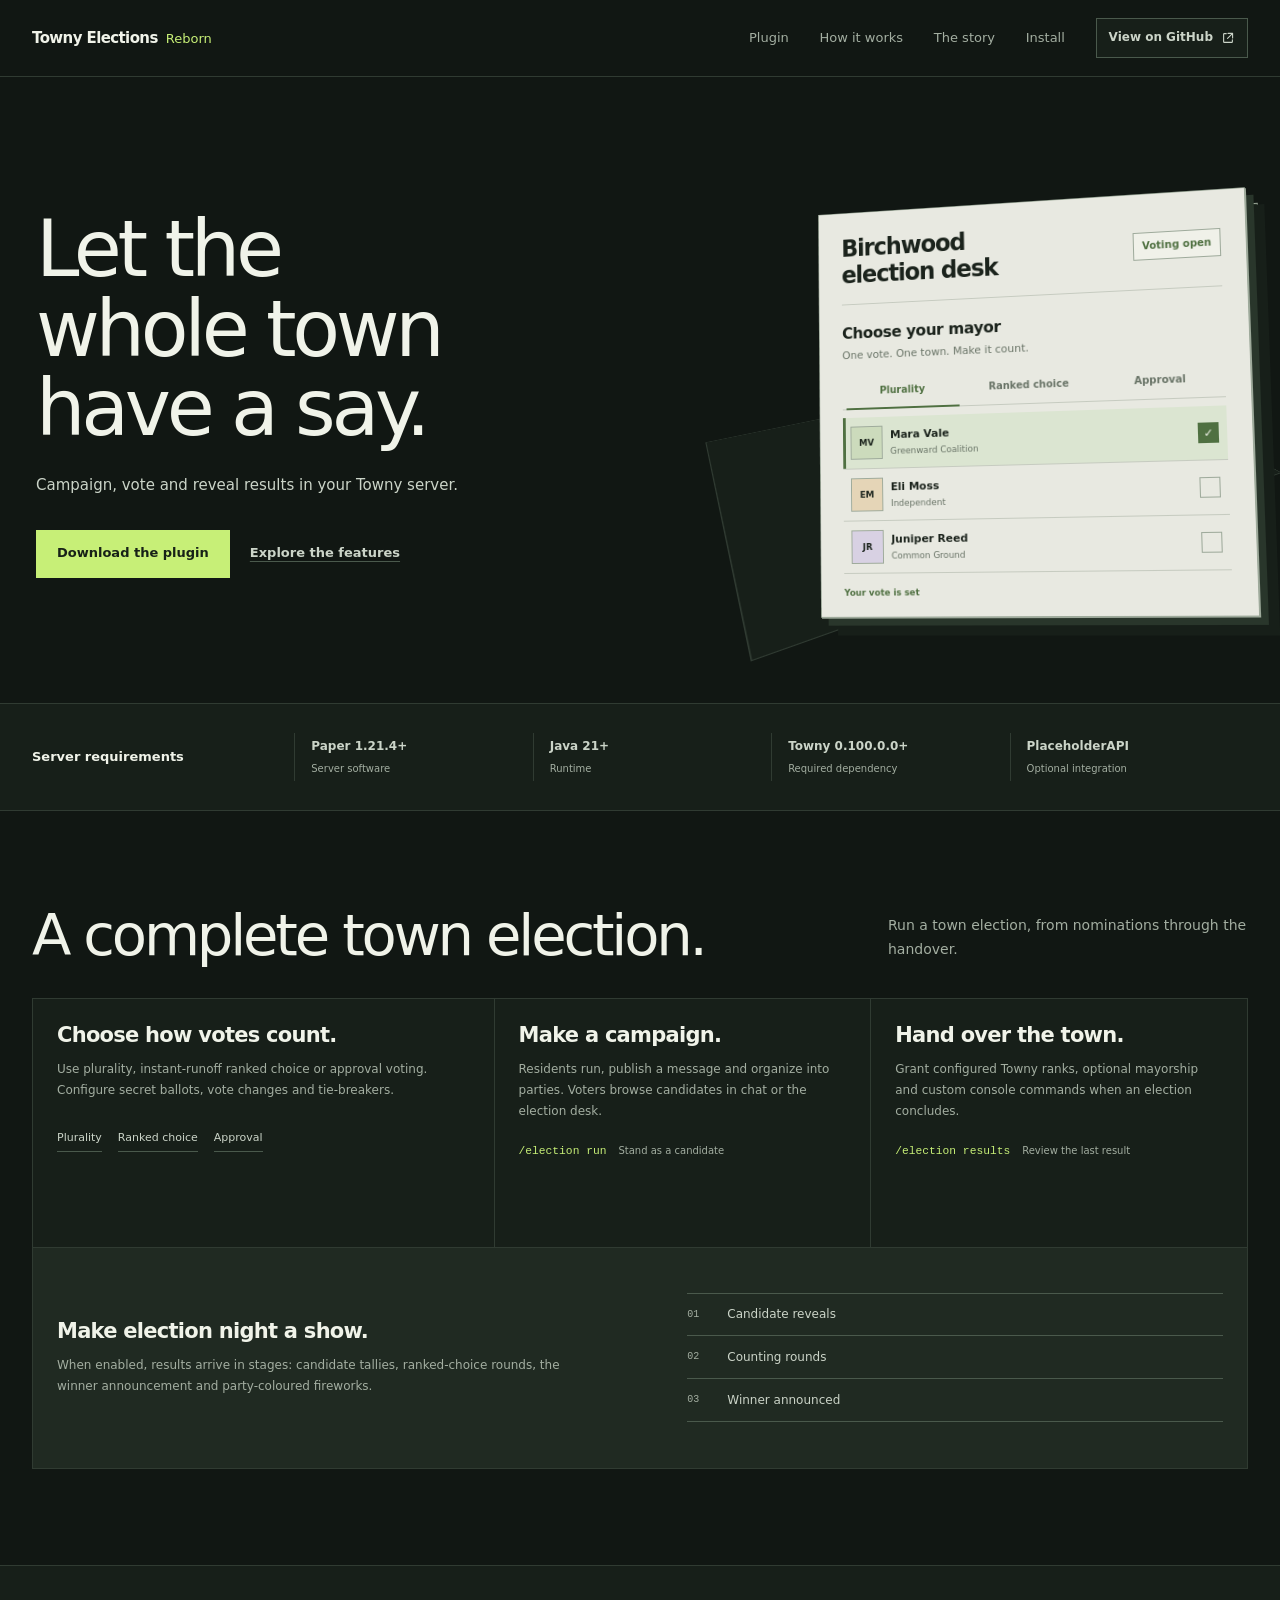
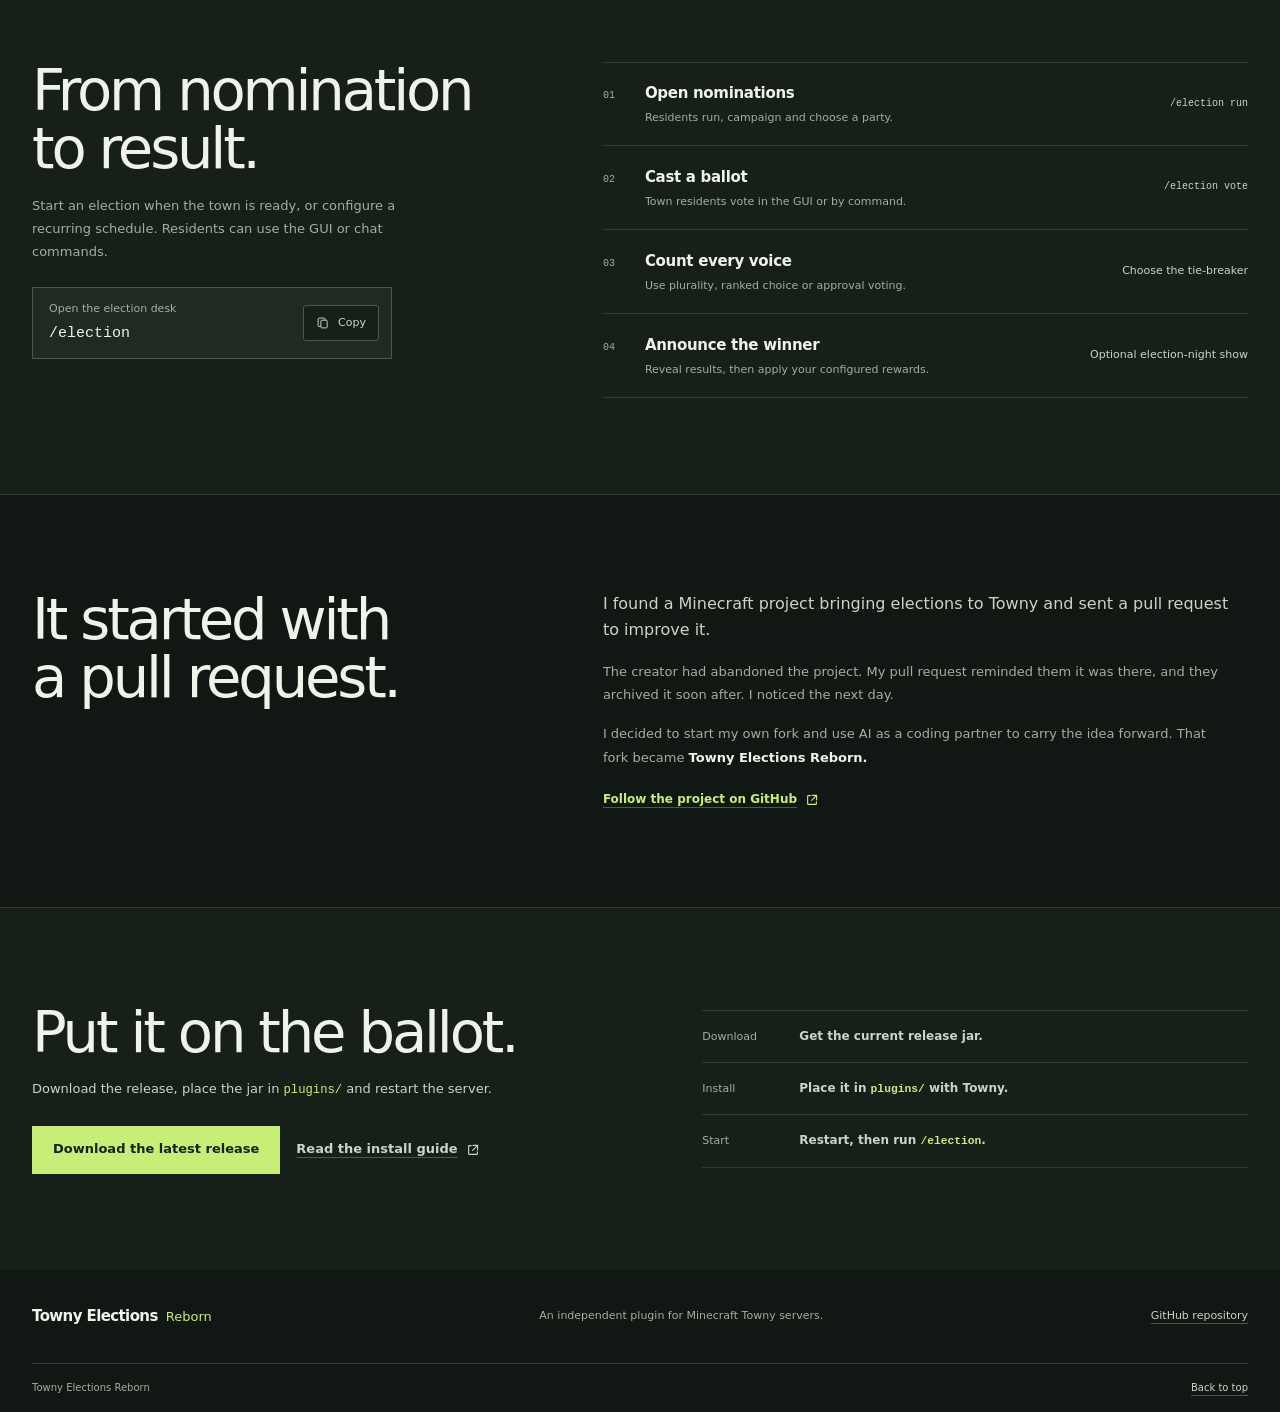
<file: index.html>
<!doctype html>
<html lang="en">
  <head>
    <meta charset="utf-8" />
    <meta name="viewport" content="width=device-width, initial-scale=1" />
    <meta name="theme-color" content="#111713" />
    <meta
      name="description"
      content="Towny Elections Reborn brings configurable campaigns, ballots and mayoral elections to Minecraft Towny servers."
    />
    <meta property="og:type" content="website" />
    <meta property="og:title" content="Towny Elections Reborn: Let your town have a say" />
    <meta
      property="og:description"
      content="Campaign, vote and see the results together with an election plugin for Towny servers."
    />
    <title>Towny Elections Reborn | Let your town have a say</title>
    <link rel="icon" href="/favicon.svg" type="image/svg+xml" />
    <link rel="stylesheet" href="/styles.css" />
    <script src="/script.js" defer></script>
  </head>
  <body>
    <a class="skip-link" href="#main">Skip to content</a>

    <header class="site-header" id="top">
      <div class="container header-inner">
        <a class="brand" href="#top" aria-label="Towny Elections Reborn home">
          <span class="brand-name">Towny Elections</span>
          <span class="brand-edition">Reborn</span>
        </a>

        <button
          class="menu-toggle"
          type="button"
          aria-label="Open navigation"
          aria-controls="primary-nav"
          aria-expanded="false"
        >
          <span></span>
          <span></span>
        </button>

        <nav class="primary-nav" id="primary-nav" aria-label="Main navigation">
          <a href="#features">Plugin</a>
          <a href="#how-it-works">How it works</a>
          <a href="#story">The story</a>
          <a href="#install">Install</a>
          <a class="nav-github" href="https://github.com/mnagingvi/TownyElections-2" target="_blank" rel="noopener noreferrer">
            View on GitHub
            <svg viewBox="0 0 16 16" aria-hidden="true" fill="none">
              <path d="M6 3H3.75A.75.75 0 0 0 3 3.75v8.5c0 .41.34.75.75.75h8.5a.75.75 0 0 0 .75-.75V10" stroke="currentColor" stroke-width="1.25" stroke-linecap="round" />
              <path d="M8 2.75h5.25V8M13 3 7.5 8.5" stroke="currentColor" stroke-width="1.25" stroke-linecap="round" stroke-linejoin="round" />
            </svg>
          </a>
        </nav>
      </div>
    </header>

    <main id="main">
      <section class="hero-section" aria-labelledby="hero-title">
        <div class="container hero-grid">
          <div class="hero-copy">
            <h1 id="hero-title">Let the whole town have a say.</h1>
            <p class="hero-description">
              Campaign, vote and reveal results in your Towny server.
            </p>
            <div class="hero-actions">
              <a class="button button-primary" href="https://github.com/mnagingvi/TownyElections-2/releases/latest" target="_blank" rel="noopener noreferrer">
                Download the plugin
              </a>
              <a class="text-link" href="#features">Explore the features</a>
            </div>
          </div>

          <div class="hero-art" role="group" aria-label="Interactive sample ballot for the town of Birchwood">
            <div class="ballot-window">
              <div class="ballot-content">
                <div class="town-heading">
                  <div>
                    <h2>Birchwood election desk</h2>
                  </div>
                  <span class="polls-open">Voting open</span>
                </div>
                <div class="ballot-intro">
                  <h3 data-ballot-title>Choose your mayor</h3>
                  <p data-ballot-copy>One vote. One town. Make it count.</p>
                </div>
                <div class="ballot-modes" role="group" aria-label="Try an election system">
                  <button class="ballot-mode is-active" type="button" data-ballot-mode="plurality" aria-pressed="true">Plurality</button>
                  <button class="ballot-mode" type="button" data-ballot-mode="ranked" aria-pressed="false">Ranked choice</button>
                  <button class="ballot-mode" type="button" data-ballot-mode="approval" aria-pressed="false">Approval</button>
                </div>
                <div class="candidate-list" role="group" aria-label="Sample candidates">
                  <button class="candidate-option is-selected" type="button" data-candidate="Mara Vale" aria-label="Vote for Mara Vale" aria-pressed="true">
                    <span class="candidate-avatar avatar-sage" aria-hidden="true">MV</span>
                    <span class="candidate-info"><strong>Mara Vale</strong><small>Greenward Coalition</small></span>
                    <span class="candidate-choice" aria-hidden="true">✓</span>
                  </button>
                  <button class="candidate-option" type="button" data-candidate="Eli Moss" aria-label="Vote for Eli Moss" aria-pressed="false">
                    <span class="candidate-avatar avatar-amber" aria-hidden="true">EM</span>
                    <span class="candidate-info"><strong>Eli Moss</strong><small>Independent</small></span>
                    <span class="candidate-choice" aria-hidden="true"></span>
                  </button>
                  <button class="candidate-option" type="button" data-candidate="Juniper Reed" aria-label="Vote for Juniper Reed" aria-pressed="false">
                    <span class="candidate-avatar avatar-lilac" aria-hidden="true">JR</span>
                    <span class="candidate-info"><strong>Juniper Reed</strong><small>Common Ground</small></span>
                    <span class="candidate-choice" aria-hidden="true"></span>
                  </button>
                </div>
                <div class="ballot-footer">
                  <span class="ballot-status" data-ballot-status aria-live="polite">Your vote is set</span>
                                  </div>
              </div>
            </div>
          </div>
        </div>
      </section>

      <section class="tech-strip" aria-label="Plugin requirements">
        <div class="container tech-strip-inner">
          <h2>Server requirements</h2>
          <p><strong>Paper 1.21.4+</strong><span>Server software</span></p>
          <p><strong>Java 21+</strong><span>Runtime</span></p>
          <p><strong>Towny 0.100.0.0+</strong><span>Required dependency</span></p>
          <p><strong>PlaceholderAPI</strong><span>Optional integration</span></p>
        </div>
      </section>

      <section class="features-section section-pad" id="features" aria-labelledby="features-title">
        <div class="container">
          <div class="section-heading features-heading">
            <h2 id="features-title">A complete town election.</h2>
            <p class="section-lede">
              Run a town election, from nominations through the handover.
            </p>
          </div>

          <div class="feature-grid">
            <article class="feature-card feature-ballots">
              <h3>Choose how votes count.</h3>
              <p>
                Use plurality, instant-runoff ranked choice or approval voting.
                Configure secret ballots, vote changes and tie-breakers.
              </p>
              <div class="feature-tags" aria-label="Available voting systems">
                <span>Plurality</span><span>Ranked choice</span><span>Approval</span>
              </div>
            </article>

            <article class="feature-card feature-campaigns">
              <h3>Make a campaign.</h3>
              <p>
                Residents run, publish a message and organize into parties.
                Voters browse candidates in chat or the election desk.
              </p>
              <p class="feature-detail"><code>/election run</code><span>Stand as a candidate</span></p>
            </article>

            <article class="feature-card feature-winner">
              <h3>Hand over the town.</h3>
              <p>
                Grant configured Towny ranks, optional mayorship and custom
                console commands when an election concludes.
              </p>
              <p class="feature-detail"><code>/election results</code><span>Review the last result</span></p>
            </article>

            <article class="feature-card feature-night">
              <div class="night-copy">
                <h3>Make election night a show.</h3>
                <p>
                  When enabled, results arrive in stages: candidate tallies,
                  ranked-choice rounds, the winner announcement and party-coloured
                  fireworks.
                </p>
              </div>
              <ol class="night-sequence" aria-label="Election night reveal stages">
                <li>Candidate reveals</li>
                <li>Counting rounds</li>
                <li>Winner announced</li>
              </ol>
            </article>
          </div>
        </div>
      </section>

      <section class="process-section section-pad" id="how-it-works" aria-labelledby="process-title">
        <div class="container process-layout">
          <div class="process-intro">
            <h2 id="process-title">From nomination to result.</h2>
            <p>
              Start an election when the town is ready, or configure a recurring
              schedule. Residents can use the GUI or chat commands.
            </p>
            <div class="process-command">
              <div><span class="command-label">Open the election desk</span><code>/election</code></div>
              <button class="copy-command" type="button" data-copy="/election" aria-label="Copy the slash election command">
                <svg viewBox="0 0 20 20" aria-hidden="true" fill="none">
                  <rect x="7" y="6" width="9" height="11" rx="1.5" stroke="currentColor" stroke-width="1.4" />
                  <path d="M13 6V4.5A1.5 1.5 0 0 0 11.5 3h-7A1.5 1.5 0 0 0 3 4.5v9A1.5 1.5 0 0 0 4.5 15H7" stroke="currentColor" stroke-width="1.4" />
                </svg>
                <span data-copy-label>Copy</span>
              </button>
            </div>
            <span class="copy-status" aria-live="polite"></span>
          </div>

          <ol class="process-steps">
            <li>
              <div><h3>Open nominations</h3><p>Residents run, campaign and choose a party.</p></div>
              <code>/election run</code>
            </li>
            <li>
              <div><h3>Cast a ballot</h3><p>Town residents vote in the GUI or by command.</p></div>
              <code>/election vote</code>
            </li>
            <li>
              <div><h3>Count every voice</h3><p>Use plurality, ranked choice or approval voting.</p></div>
              <span>Choose the tie-breaker</span>
            </li>
            <li>
              <div><h3>Announce the winner</h3><p>Reveal results, then apply your configured rewards.</p></div>
              <span>Optional election-night show</span>
            </li>
          </ol>
        </div>
      </section>

      <section class="story-section section-pad" id="story" aria-labelledby="story-title">
        <div class="container story-layout">
          <div class="story-lead">
            <h2 id="story-title">It started with a pull request.</h2>
          </div>
          <div class="story-content">
            <p class="story-opening">
              I found a Minecraft project bringing elections to Towny and sent a
              pull request to improve it.
            </p>
            <p>
              The creator had abandoned the project. My pull request reminded them
              it was there, and they archived it soon after. I noticed the next day.
            </p>
            <p>
              I decided to start my own fork and use AI as a coding partner to
              carry the idea forward. That fork became
              <strong>Towny Elections Reborn.</strong>
            </p>
            <a class="story-link" href="https://github.com/mnagingvi/TownyElections-2" target="_blank" rel="noopener noreferrer">
              Follow the project on GitHub
              <svg viewBox="0 0 16 16" aria-hidden="true" fill="none">
                <path d="M6 3H3.75A.75.75 0 0 0 3 3.75v8.5c0 .41.34.75.75.75h8.5a.75.75 0 0 0 .75-.75V10" stroke="currentColor" stroke-width="1.25" stroke-linecap="round" />
                <path d="M8 2.75h5.25V8M13 3 7.5 8.5" stroke="currentColor" stroke-width="1.25" stroke-linecap="round" stroke-linejoin="round" />
              </svg>
            </a>
          </div>
        </div>
      </section>

      <section class="install-section section-pad" id="install" aria-labelledby="install-title">
        <div class="container install-layout">
          <div class="install-copy">
            <h2 id="install-title">Put it on the ballot.</h2>
            <p>
              Download the release, place the jar in <code>plugins/</code> and
              restart the server.
            </p>
            <div class="install-actions">
              <a class="button button-primary" href="https://github.com/mnagingvi/TownyElections-2/releases/latest" target="_blank" rel="noopener noreferrer">Download the latest release</a>
              <a class="text-link" href="https://github.com/mnagingvi/TownyElections-2#installation" target="_blank" rel="noopener noreferrer">
                Read the install guide
                <svg viewBox="0 0 16 16" aria-hidden="true" fill="none">
                  <path d="M6 3H3.75A.75.75 0 0 0 3 3.75v8.5c0 .41.34.75.75.75h8.5a.75.75 0 0 0 .75-.75V10" stroke="currentColor" stroke-width="1.25" stroke-linecap="round" />
                  <path d="M8 2.75h5.25V8M13 3 7.5 8.5" stroke="currentColor" stroke-width="1.25" stroke-linecap="round" stroke-linejoin="round" />
                </svg>
              </a>
            </div>
          </div>
          <ol class="install-steps">
            <li><span>Download</span><strong>Get the current release jar.</strong></li>
            <li><span>Install</span><strong>Place it in <code>plugins/</code> with Towny.</strong></li>
            <li><span>Start</span><strong>Restart, then run <code>/election</code>.</strong></li>
          </ol>
        </div>
      </section>
    </main>

    <footer class="site-footer">
      <div class="container footer-main">
        <a class="brand footer-brand" href="#top" aria-label="Towny Elections Reborn, back to top">
          <span class="brand-name">Towny Elections</span>
          <span class="brand-edition">Reborn</span>
        </a>
        <p class="footer-note">An independent plugin for Minecraft Towny servers.</p>
        <a class="footer-source" href="https://github.com/mnagingvi/TownyElections-2" target="_blank" rel="noopener noreferrer">GitHub repository</a>
      </div>
      <div class="container footer-bottom">
        <span>Towny Elections Reborn</span>
        <a href="#top">Back to top</a>
      </div>
    </footer>
  </body>
</html>
</file>
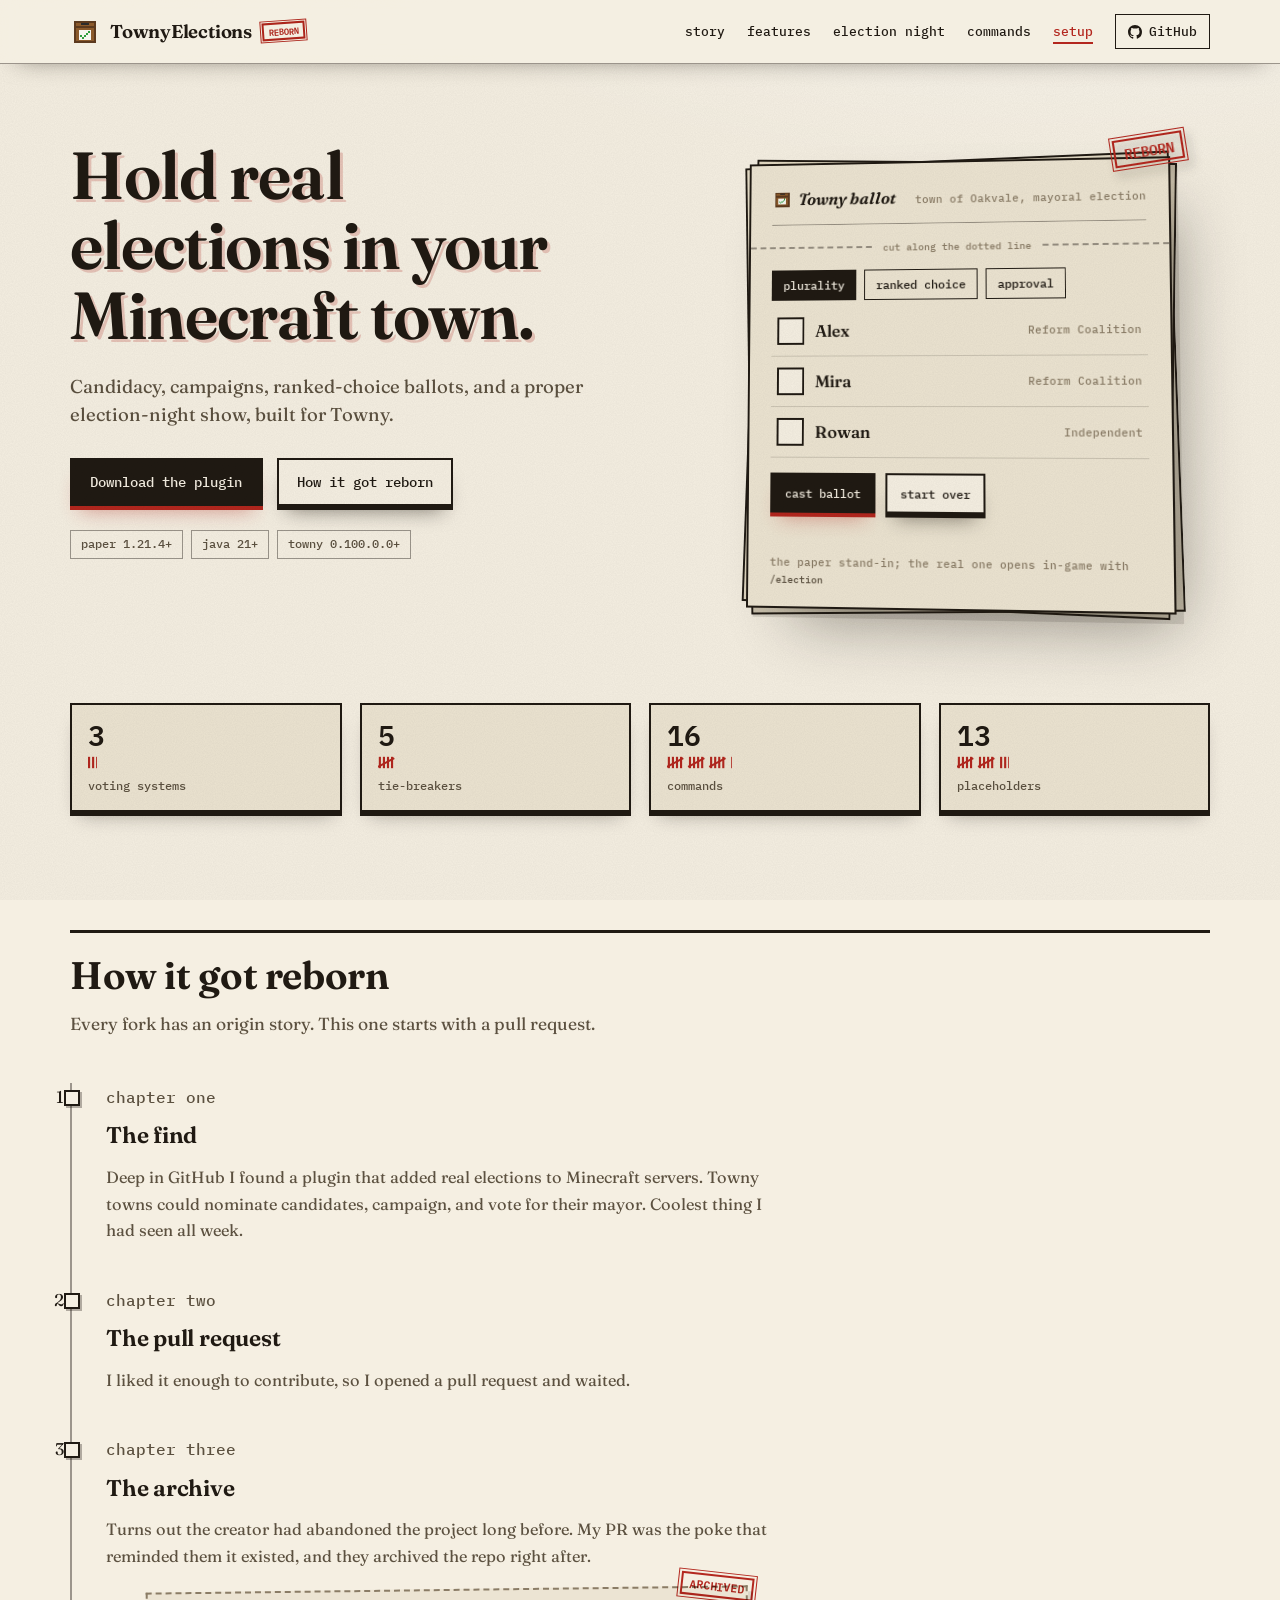
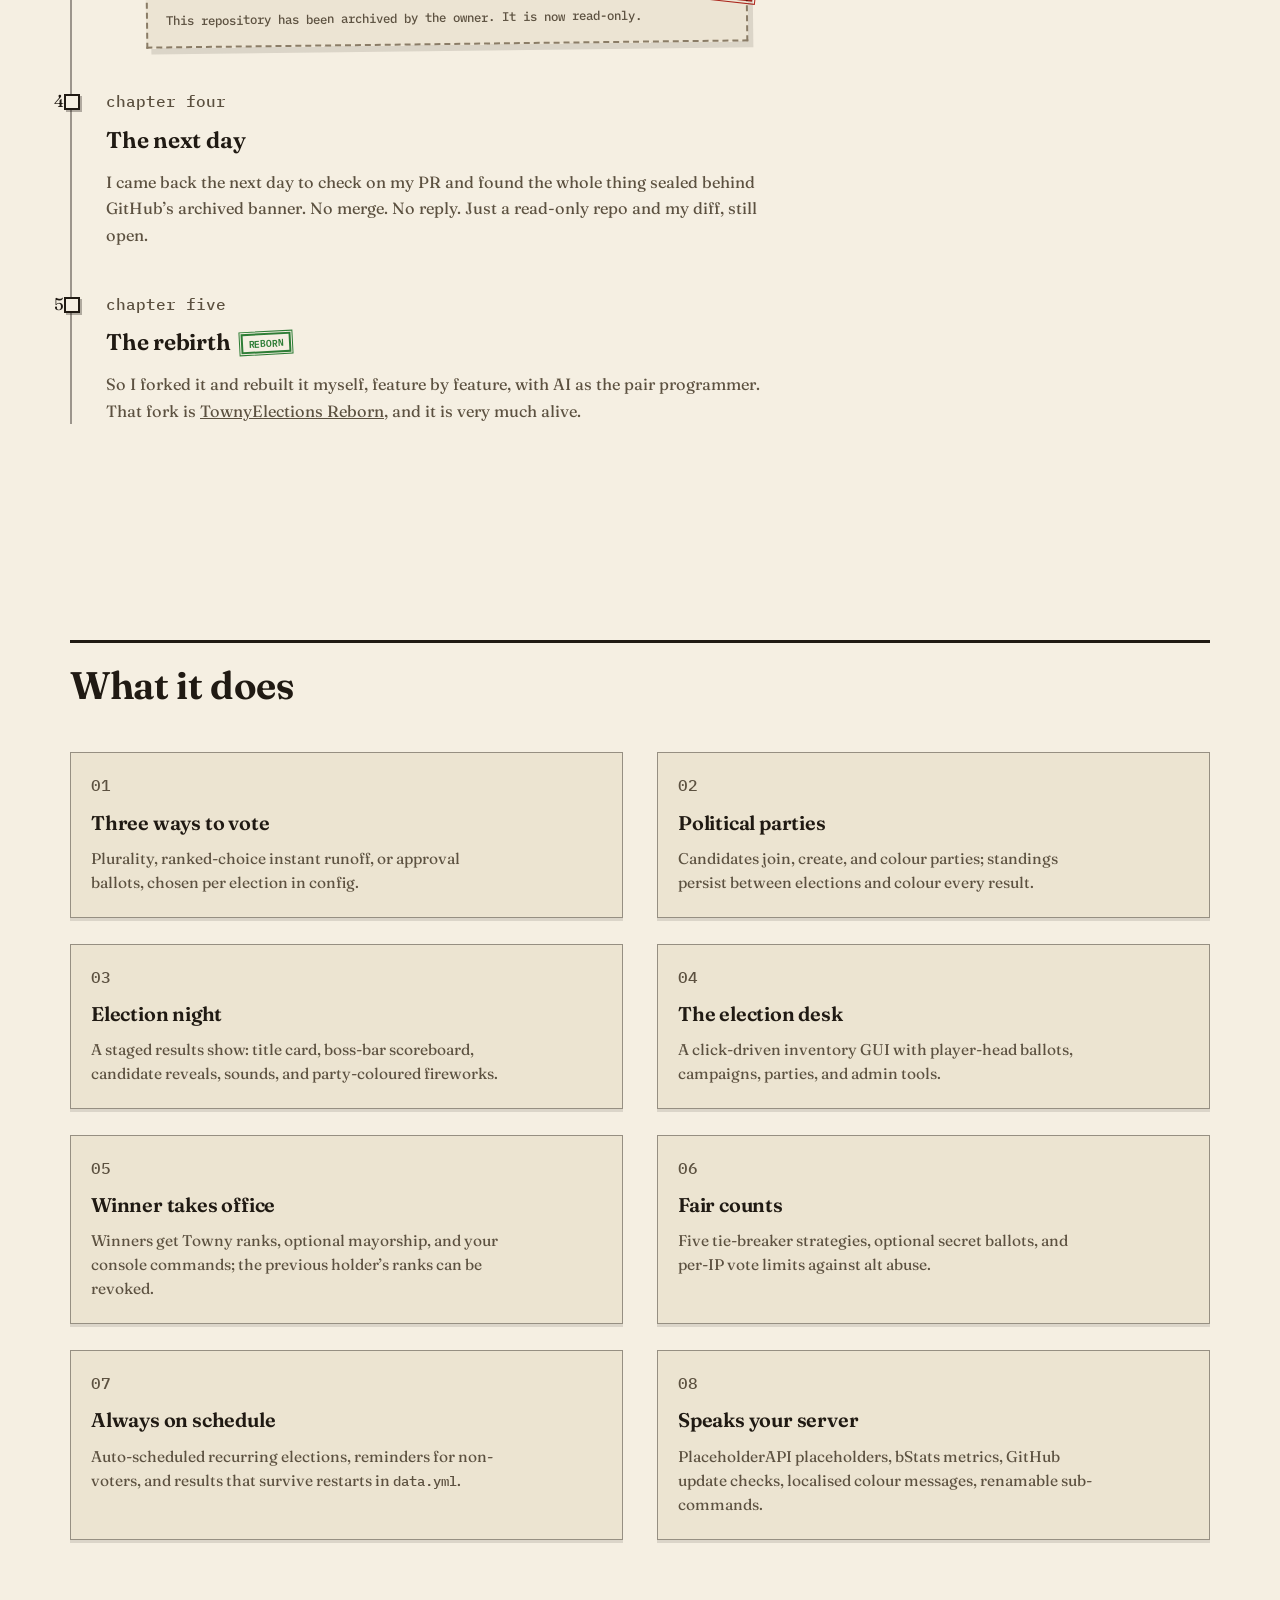
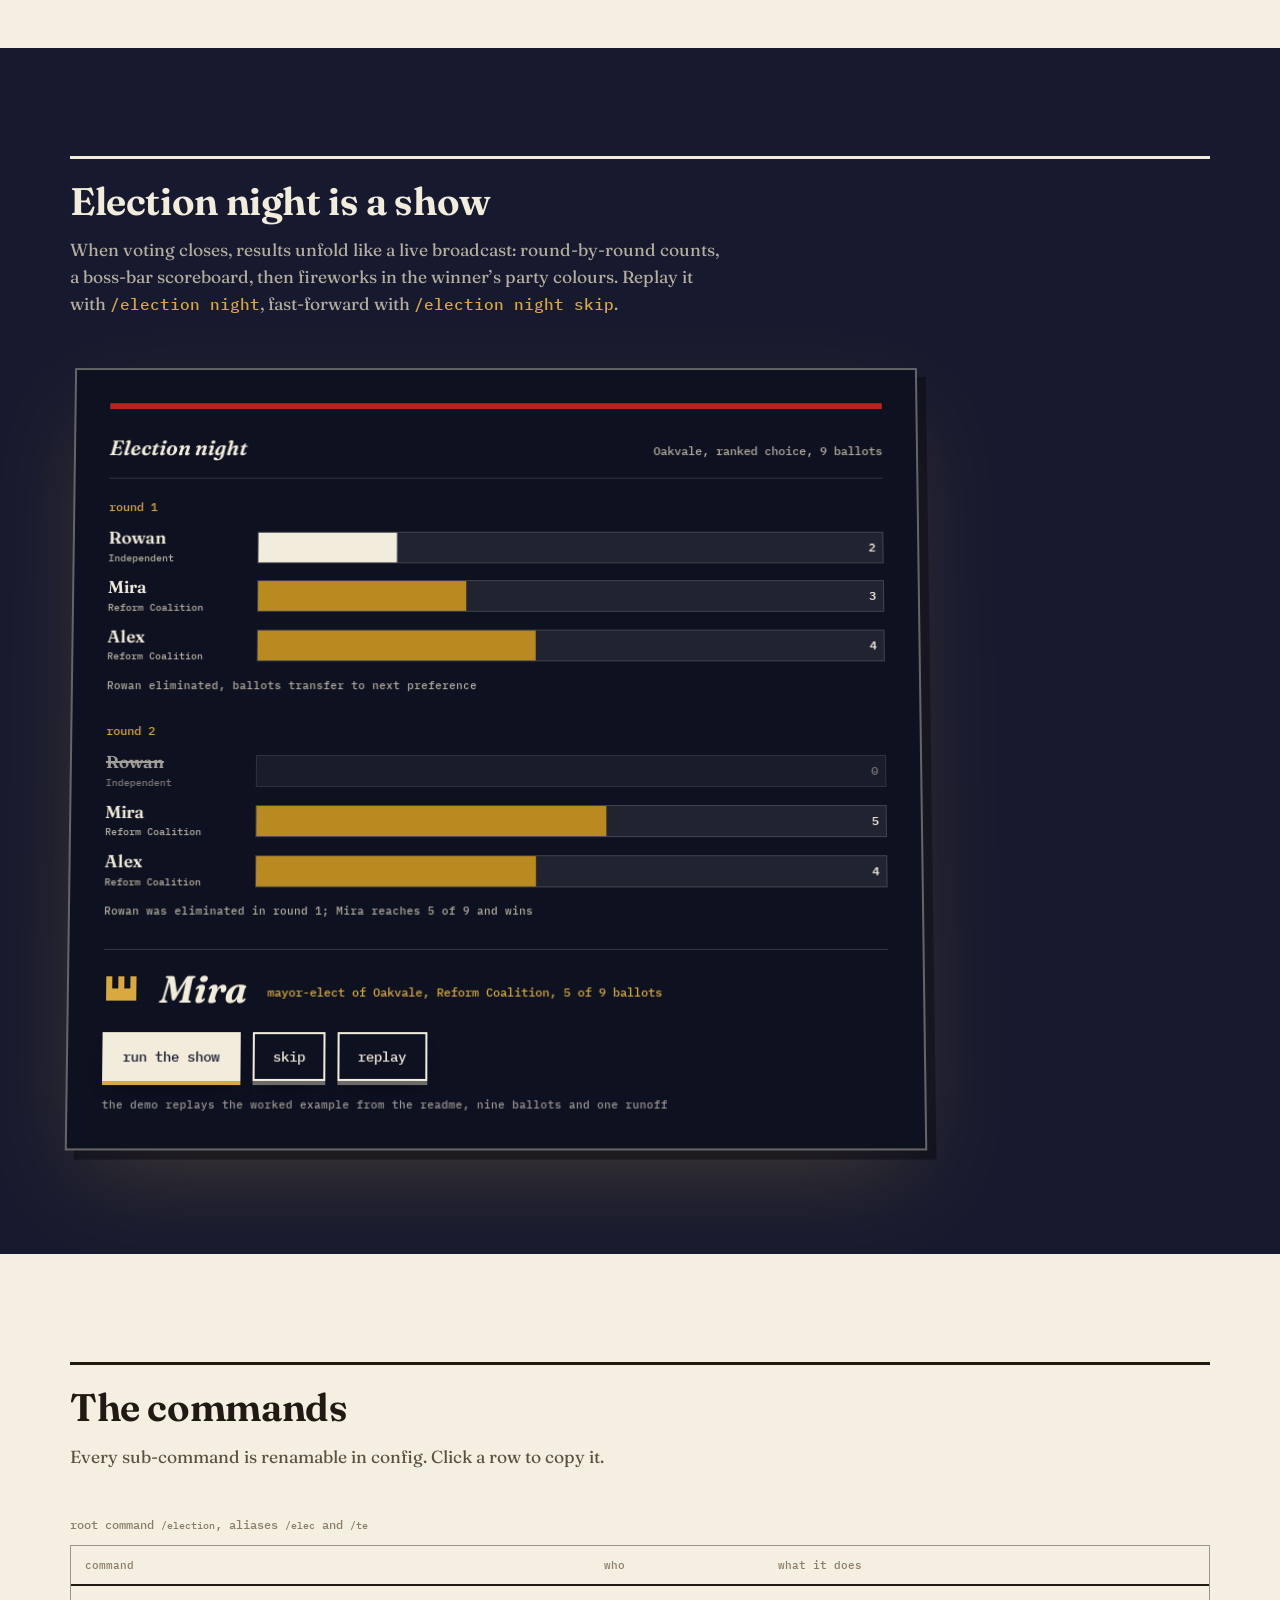
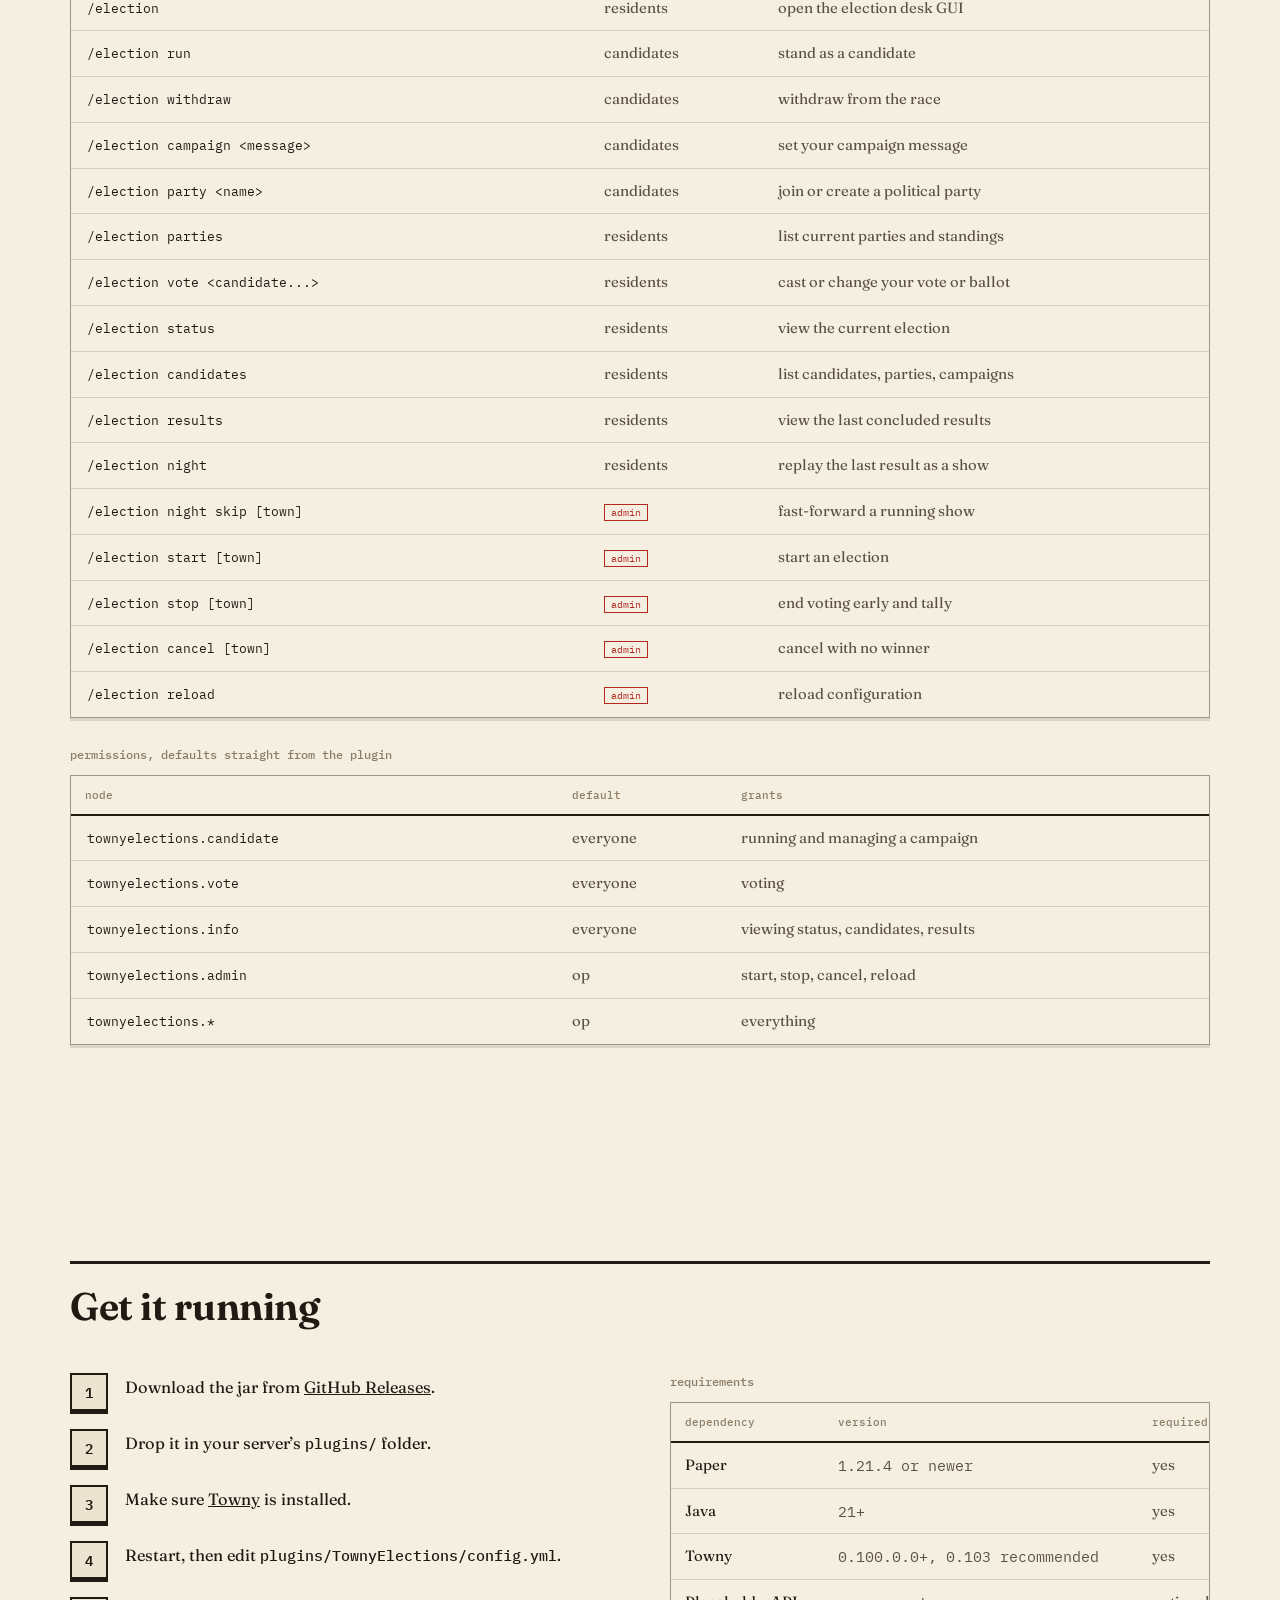
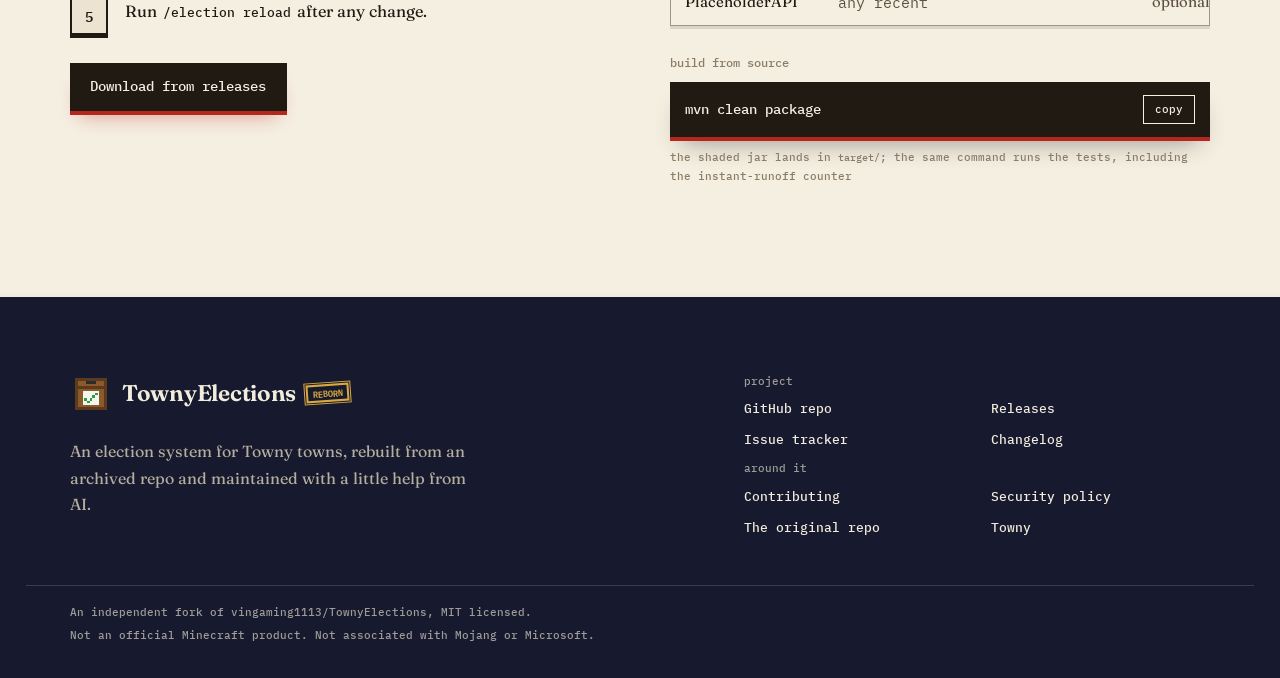
<file: townyelections-reborn/index.html>
<!doctype html>
<html lang="en">
<head>
<meta charset="utf-8">
<meta name="viewport" content="width=device-width, initial-scale=1">
<title>TownyElections Reborn — real elections for Towny servers</title>
<meta name="description" content="A Paper 1.21.4+ plugin that adds real elections to Towny towns: candidacy, campaigns, political parties, ranked-choice ballots, and a staged election-night show. Rebuilt from an archived repo.">
<meta property="og:title" content="TownyElections Reborn">
<meta property="og:description" content="Real elections for Towny towns on Paper 1.21.4+: plurality, ranked choice, or approval voting, political parties, and an election-night show. Rebuilt from an archived repo.">
<meta property="og:type" content="website">
<meta name="theme-color" content="#f5efe2">
<link rel="icon" href="favicon-32.png" type="image/png" sizes="32x32">
<link rel="icon" href="favicon.svg" type="image/svg+xml">
<link rel="apple-touch-icon" href="favicon-192.png">
<link rel="stylesheet" href="assets/fonts/fonts.css">
<link rel="stylesheet" href="styles.css">
<script>document.documentElement.classList.add("js")</script>
</head>
<body id="top">
<a class="skip-link" href="#main">skip to content</a>

<header class="site-head">
  <div class="container head-row">
    <a class="wordmark" href="#top">
      <img class="mark" src="logo.svg" alt="" width="30" height="30">
      <span class="word">TownyElections</span>
      <span class="stamp stamp-word" aria-hidden="true">reborn</span>
    </a>
    <nav class="site-nav" id="site-nav" aria-label="Site sections">
      <a href="#story">story</a>
      <a href="#features">features</a>
      <a href="#night">election night</a>
      <a href="#commands">commands</a>
      <a href="#setup">setup</a>
      <a class="gh" href="https://github.com/mnagingvi/TownyElections-2">
        <svg viewBox="0 0 16 16" aria-hidden="true"><path fill="currentColor" d="M8 0C3.58 0 0 3.58 0 8c0 3.54 2.29 6.53 5.47 7.59.4.07.55-.17.55-.38 0-.19-.01-.82-.01-1.49-2.01.37-2.53-.49-2.69-.94-.09-.23-.48-.94-.82-1.13-.28-.15-.68-.52-.01-.53.63-.01 1.08.58 1.23.82.72 1.21 1.87.87 2.33.66.07-.52.28-.87.51-1.07-1.78-.2-3.64-.89-3.64-3.95 0-.87.31-1.59.82-2.15-.08-.2-.36-1.02.08-2.12 0 0 .67-.21 2.2.82.64-.18 1.32-.27 2-.27s1.36.09 2 .27c1.53-1.04 2.2-.82 2.2-.82.44 1.1.16 1.92.08 2.12.51.56.82 1.27.82 2.15 0 3.07-1.87 3.75-3.65 3.95.29.25.54.73.54 1.48 0 1.07-.01 1.93-.01 2.2 0 .21.15.46.55.38A8.01 8.01 0 0 0 16 8c0-4.42-3.58-8-8-8Z"/></svg>
        <span>GitHub</span>
      </a>
    </nav>
    <button class="menu-btn" aria-expanded="false" aria-controls="site-nav">
      <span class="menu-box" aria-hidden="true"></span>
      <span class="menu-text">menu</span>
    </button>
  </div>
</header>

<main id="main">

  <!-- ============================== hero ============================== -->
  <section class="hero" aria-label="TownyElections Reborn">
    <div class="container hero-grid">
      <div class="hero-copy">
        <h1 class="hero-title">Hold real elections in your Minecraft town.</h1>
        <p class="hero-lede">Candidacy, campaigns, ranked-choice ballots, and a proper election-night show, built for Towny.</p>
        <div class="cta-row">
          <a class="btn btn-primary" href="https://github.com/mnagingvi/TownyElections-2/releases">Download the plugin</a>
          <a class="btn" href="#story">How it got reborn</a>
        </div>
        <p class="chip-row">
          <span class="chip">paper 1.21.4+</span>
          <span class="chip">java 21+</span>
          <span class="chip">towny 0.100.0.0+</span>
        </p>
      </div>

      <figure class="ballot" role="group" aria-label="Try a sample ballot">
        <span class="stamp stamp-hero" aria-hidden="true">reborn</span>
        <header class="ballot-head">
          <p class="b-title"><img class="b-seal" src="logo.svg" alt="" width="20" height="20">Towny ballot</p>
          <p class="b-town">town of Oakvale, mayoral election</p>
        </header>
        <div class="b-cut" aria-hidden="true"><span>cut along the dotted line</span></div>
        <div class="b-modes" role="group" aria-label="Voting system">
          <button class="mode" type="button" data-mode="plurality" aria-pressed="true">plurality</button>
          <button class="mode" type="button" data-mode="ranked" aria-pressed="false">ranked choice</button>
          <button class="mode" type="button" data-mode="approval" aria-pressed="false">approval</button>
        </div>
        <ul class="b-candidates">
          <li>
            <button class="cand" type="button" data-name="Alex" aria-label="Alex, Reform Coalition">
              <span class="box" aria-hidden="true">
                <svg class="mark-x" viewBox="0 0 32 32"><path fill="currentColor" d="M5 5h6v6H5zM21 5h6v6h-6zM13 13h6v6h-6zM5 21h6v6H5zM21 21h6v6h-6z"/></svg>
                <span class="mark-rank">1</span>
                <svg class="mark-check" viewBox="0 0 32 32"><path fill="currentColor" d="M3 15h4v4H3zM7 19h4v4H7zM11 23h4v4h-4zM15 19h4v4h-4zM19 15h4v4h-4zM23 11h4v4h-4z"/></svg>
              </span>
              <span class="c-name">Alex</span>
              <span class="c-party">Reform Coalition</span>
            </button>
          </li>
          <li>
            <button class="cand" type="button" data-name="Mira" aria-label="Mira, Reform Coalition">
              <span class="box" aria-hidden="true">
                <svg class="mark-x" viewBox="0 0 32 32"><path fill="currentColor" d="M5 5h6v6H5zM21 5h6v6h-6zM13 13h6v6h-6zM5 21h6v6H5zM21 21h6v6h-6z"/></svg>
                <span class="mark-rank">1</span>
                <svg class="mark-check" viewBox="0 0 32 32"><path fill="currentColor" d="M3 15h4v4H3zM7 19h4v4H7zM11 23h4v4h-4zM15 19h4v4h-4zM19 15h4v4h-4zM23 11h4v4h-4z"/></svg>
              </span>
              <span class="c-name">Mira</span>
              <span class="c-party">Reform Coalition</span>
            </button>
          </li>
          <li>
            <button class="cand" type="button" data-name="Rowan" aria-label="Rowan, Independent">
              <span class="box" aria-hidden="true">
                <svg class="mark-x" viewBox="0 0 32 32"><path fill="currentColor" d="M5 5h6v6H5zM21 5h6v6h-6zM13 13h6v6h-6zM5 21h6v6H5zM21 21h6v6h-6z"/></svg>
                <span class="mark-rank">1</span>
                <svg class="mark-check" viewBox="0 0 32 32"><path fill="currentColor" d="M3 15h4v4H3zM7 19h4v4H7zM11 23h4v4h-4zM15 19h4v4h-4zM19 15h4v4h-4zM23 11h4v4h-4z"/></svg>
              </span>
              <span class="c-name">Rowan</span>
              <span class="c-party">Independent</span>
            </button>
          </li>
        </ul>
        <div class="b-actions">
          <button class="btn btn-small btn-primary" type="button" data-cast>cast ballot</button>
          <button class="btn btn-small" type="button" data-clear>start over</button>
        </div>
        <p class="b-result" role="status"><span data-result-text></span><span class="stamp stamp-counted" data-counted hidden>counted</span></p>
        <figcaption class="b-note">the paper stand-in; the real one opens in-game with <span class="mono">/election</span></figcaption>
      </figure>
    </div>

    <div class="container">
      <ul class="stats" aria-label="The plugin by the numbers">
        <li>
          <p class="stat-fig">3</p>
          <svg class="tally-mark" viewBox="0 0 11 16" aria-hidden="true" fill="currentColor"><rect x="0" y="1" width="2.6" height="14"/><rect x="5" y="1" width="2.6" height="14"/><rect x="10" y="1" width="2.6" height="14"/></svg>
          <p class="stat-label">voting systems</p>
        </li>
        <li>
          <p class="stat-fig">5</p>
          <svg class="tally-mark" viewBox="-1 0 24 16" aria-hidden="true" fill="currentColor"><rect x="0" y="1" width="2.6" height="14"/><rect x="5" y="1" width="2.6" height="14"/><rect x="10" y="1" width="2.6" height="14"/><rect x="15" y="1" width="2.6" height="14"/><path d="M-1 13.5 L19 2.5" stroke="currentColor" stroke-width="2.4"/></svg>
          <p class="stat-label">tie-breakers</p>
        </li>
        <li>
          <p class="stat-fig">16</p>
          <svg class="tally-mark" viewBox="-1 0 80 16" aria-hidden="true" fill="currentColor"><rect x="0" y="1" width="2.6" height="14"/><rect x="5" y="1" width="2.6" height="14"/><rect x="10" y="1" width="2.6" height="14"/><rect x="15" y="1" width="2.6" height="14"/><path d="M-1 13.5 L19 2.5" stroke="currentColor" stroke-width="2.4"/><rect x="26" y="1" width="2.6" height="14"/><rect x="31" y="1" width="2.6" height="14"/><rect x="36" y="1" width="2.6" height="14"/><rect x="41" y="1" width="2.6" height="14"/><path d="M25 13.5 L45 2.5" stroke="currentColor" stroke-width="2.4"/><rect x="52" y="1" width="2.6" height="14"/><rect x="57" y="1" width="2.6" height="14"/><rect x="62" y="1" width="2.6" height="14"/><rect x="67" y="1" width="2.6" height="14"/><path d="M51 13.5 L71 2.5" stroke="currentColor" stroke-width="2.4"/><rect x="78" y="1" width="2.6" height="14"/></svg>
          <p class="stat-label">commands</p>
        </li>
        <li>
          <p class="stat-fig">13</p>
          <svg class="tally-mark" viewBox="-1 0 64 16" aria-hidden="true" fill="currentColor"><rect x="0" y="1" width="2.6" height="14"/><rect x="5" y="1" width="2.6" height="14"/><rect x="10" y="1" width="2.6" height="14"/><rect x="15" y="1" width="2.6" height="14"/><path d="M-1 13.5 L19 2.5" stroke="currentColor" stroke-width="2.4"/><rect x="26" y="1" width="2.6" height="14"/><rect x="31" y="1" width="2.6" height="14"/><rect x="36" y="1" width="2.6" height="14"/><rect x="41" y="1" width="2.6" height="14"/><path d="M25 13.5 L45 2.5" stroke="currentColor" stroke-width="2.4"/><rect x="52" y="1" width="2.6" height="14"/><rect x="57" y="1" width="2.6" height="14"/><rect x="62" y="1" width="2.6" height="14"/></svg>
          <p class="stat-label">placeholders</p>
        </li>
      </ul>
    </div>
  </section>

  <!-- ============================== story ============================== -->
  <section class="story" id="story">
    <div class="container">
      <header class="sec-head reveal">
        <h2>How it got reborn</h2>
        <p class="sec-lede">Every fork has an origin story. This one starts with a pull request.</p>
      </header>
      <ol class="chapters">
        <li class="chapter reveal">
          <p class="ch-no">chapter one</p>
          <h3>The find</h3>
          <p>Deep in GitHub I found a plugin that added real elections to Minecraft servers. Towny towns could nominate candidates, campaign, and vote for their mayor. Coolest thing I had seen all week.</p>
        </li>
        <li class="chapter reveal">
          <p class="ch-no">chapter two</p>
          <h3>The pull request</h3>
          <p>I liked it enough to contribute, so I opened a pull request and waited.</p>
        </li>
        <li class="chapter reveal">
          <p class="ch-no">chapter three</p>
          <h3>The archive</h3>
          <p>Turns out the creator had abandoned the project long before. My PR was the poke that reminded them it existed, and they archived the repo right after.</p>
          <figure class="note">
            <span class="stamp stamp-archived" aria-hidden="true">archived</span>
            <p>This repository has been archived by the owner. It is now read-only.</p>
          </figure>
        </li>
        <li class="chapter reveal">
          <p class="ch-no">chapter four</p>
          <h3>The next day</h3>
          <p>I came back the next day to check on my PR and found the whole thing sealed behind GitHub&rsquo;s archived banner. No merge. No reply. Just a read-only repo and my diff, still open.</p>
        </li>
        <li class="chapter reveal">
          <p class="ch-no">chapter five</p>
          <h3>The rebirth <span class="stamp stamp-reborn" aria-hidden="true">reborn</span></h3>
          <p>So I forked it and rebuilt it myself, feature by feature, with AI as the pair programmer. That fork is <a href="https://github.com/mnagingvi/TownyElections-2">TownyElections Reborn</a>, and it is very much alive.</p>
        </li>
      </ol>
    </div>
  </section>

  <!-- ============================== features ============================== -->
  <section class="features" id="features">
    <div class="container">
      <header class="sec-head reveal">
        <h2>What it does</h2>
      </header>
      <ul class="feat-grid">
        <li class="reveal">
          <p class="f-no">01</p>
          <h3>Three ways to vote</h3>
          <p>Plurality, ranked-choice instant runoff, or approval ballots, chosen per election in config.</p>
        </li>
        <li class="reveal">
          <p class="f-no">02</p>
          <h3>Political parties</h3>
          <p>Candidates join, create, and colour parties; standings persist between elections and colour every result.</p>
        </li>
        <li class="reveal">
          <p class="f-no">03</p>
          <h3>Election night</h3>
          <p>A staged results show: title card, boss-bar scoreboard, candidate reveals, sounds, and party-coloured fireworks.</p>
        </li>
        <li class="reveal">
          <p class="f-no">04</p>
          <h3>The election desk</h3>
          <p>A click-driven inventory GUI with player-head ballots, campaigns, parties, and admin tools.</p>
        </li>
        <li class="reveal">
          <p class="f-no">05</p>
          <h3>Winner takes office</h3>
          <p>Winners get Towny ranks, optional mayorship, and your console commands; the previous holder&rsquo;s ranks can be revoked.</p>
        </li>
        <li class="reveal">
          <p class="f-no">06</p>
          <h3>Fair counts</h3>
          <p>Five tie-breaker strategies, optional secret ballots, and per-IP vote limits against alt abuse.</p>
        </li>
        <li class="reveal">
          <p class="f-no">07</p>
          <h3>Always on schedule</h3>
          <p>Auto-scheduled recurring elections, reminders for non-voters, and results that survive restarts in <span class="mono">data.yml</span>.</p>
        </li>
        <li class="reveal">
          <p class="f-no">08</p>
          <h3>Speaks your server</h3>
          <p>PlaceholderAPI placeholders, bStats metrics, GitHub update checks, localised colour messages, renamable sub-commands.</p>
        </li>
      </ul>
    </div>
  </section>

  <!-- ============================== election night ============================== -->
  <section class="night" id="night">
    <div class="container">
      <header class="sec-head night-head reveal">
        <h2>Election night is a show</h2>
        <p class="sec-lede">When voting closes, results unfold like a live broadcast: round-by-round counts, a boss-bar scoreboard, then fireworks in the winner&rsquo;s party colours. Replay it with <span class="mono">/election night</span>, fast-forward with <span class="mono">/election night skip</span>.</p>
      </header>

      <div class="board" data-board>
        <p class="sr-only" role="status" data-board-live></p>
        <div class="boss" aria-hidden="true"><div class="boss-fill" data-boss></div></div>
        <header class="board-head">
          <p class="board-title">Election night</p>
          <p class="board-sub">Oakvale, ranked choice, 9 ballots</p>
        </header>

        <div class="rounds">
          <div class="round is-in" data-round="1">
            <p class="round-label">round 1</p>
            <ul class="tallies">
              <li class="tally is-in" data-cand="rowan">
                <p class="t-name">Rowan</p>
                <p class="t-party">Independent</p>
                <p class="t-bar"><span class="t-fill" style="--v:0.222"></span><span class="t-count">2</span></p>
              </li>
              <li class="tally is-in" data-cand="mira">
                <p class="t-name">Mira</p>
                <p class="t-party">Reform Coalition</p>
                <p class="t-bar"><span class="t-fill" style="--v:0.333"></span><span class="t-count">3</span></p>
              </li>
              <li class="tally is-in" data-cand="alex">
                <p class="t-name">Alex</p>
                <p class="t-party">Reform Coalition</p>
                <p class="t-bar"><span class="t-fill" style="--v:0.444"></span><span class="t-count">4</span></p>
              </li>
            </ul>
            <p class="round-note">Rowan eliminated, ballots transfer to next preference</p>
          </div>

          <div class="round is-in" data-round="2">
            <p class="round-label">round 2</p>
            <ul class="tallies">
              <li class="tally is-in is-elim" data-cand="rowan2">
                <p class="t-name">Rowan</p>
                <p class="t-party">Independent</p>
                <p class="t-bar"><span class="t-fill" style="--v:0"></span><span class="t-count">0</span></p>
              </li>
              <li class="tally is-in" data-cand="mira2">
                <p class="t-name">Mira</p>
                <p class="t-party">Reform Coalition</p>
                <p class="t-bar"><span class="t-fill" style="--v:0.556"></span><span class="t-count">5</span></p>
              </li>
              <li class="tally is-in" data-cand="alex2">
                <p class="t-name">Alex</p>
                <p class="t-party">Reform Coalition</p>
                <p class="t-bar"><span class="t-fill" style="--v:0.444"></span><span class="t-count">4</span></p>
              </li>
            </ul>
            <p class="round-note">Rowan was eliminated in round 1; Mira reaches 5 of 9 and wins</p>
          </div>
        </div>

        <div class="winner is-in" data-winner>
          <div class="fw" aria-hidden="true">
            <span class="burst" style="--x: 13%; --y: 54%"><b class="core"></b><i></i><i></i><i></i><i></i><i></i><i></i><i></i><i></i><i></i><i></i><i></i><i></i></span>
            <span class="burst" style="--x: 86%; --y: 42%"><b class="core"></b><i></i><i></i><i></i><i></i><i></i><i></i><i></i><i></i><i></i><i></i><i></i><i></i></span>
            <span class="burst" style="--x: 58%; --y: 80%"><b class="core"></b><i></i><i></i><i></i><i></i><i></i><i></i><i></i><i></i><i></i><i></i><i></i><i></i></span>
          </div>
          <svg class="crown" viewBox="0 0 12 8" aria-hidden="true"><path fill="currentColor" d="M1 0h2v2H1zM5 0h2v4H5zM9 0h2v2H9zM1 2h2v2H1zM9 2h2v2H9zM1 4h10v2H1zM1 6h10v2H1z"/></svg>
          <p class="win-name">Mira</p>
          <p class="win-sub">mayor-elect of Oakvale, Reform Coalition, 5 of 9 ballots</p>
        </div>

        <div class="board-actions">
          <button class="btn btn-night btn-primary-night" type="button" data-night-run>run the show</button>
          <button class="btn btn-night" type="button" data-night-skip>skip</button>
          <button class="btn btn-night" type="button" data-night-replay hidden>replay</button>
        </div>
        <p class="board-note">the demo replays the worked example from the readme, nine ballots and one runoff</p>
      </div>
    </div>
  </section>

  <!-- ============================== commands ============================== -->
  <section class="commands" id="commands">
    <div class="container">
      <header class="sec-head reveal">
        <h2>The commands</h2>
        <p class="sec-lede">Every sub-command is renamable in config. Click a row to copy it.</p>
      </header>

      <p class="table-cap">root command <span class="mono">/election</span>, aliases <span class="mono">/elec</span> and <span class="mono">/te</span></p>
      <div class="tablewrap">
        <table>
          <thead>
            <tr><th scope="col">command</th><th scope="col">who</th><th scope="col">what it does</th></tr>
          </thead>
          <tbody>
            <tr><th scope="row"><button class="cmd" type="button" data-copy="/election">/election</button></th><td>residents</td><td>open the election desk GUI</td></tr>
            <tr><th scope="row"><button class="cmd" type="button" data-copy="/election run">/election run</button></th><td>candidates</td><td>stand as a candidate</td></tr>
            <tr><th scope="row"><button class="cmd" type="button" data-copy="/election withdraw">/election withdraw</button></th><td>candidates</td><td>withdraw from the race</td></tr>
            <tr><th scope="row"><button class="cmd" type="button" data-copy="/election campaign &lt;message&gt;">/election campaign &lt;message&gt;</button></th><td>candidates</td><td>set your campaign message</td></tr>
            <tr><th scope="row"><button class="cmd" type="button" data-copy="/election party &lt;name&gt;">/election party &lt;name&gt;</button></th><td>candidates</td><td>join or create a political party</td></tr>
            <tr><th scope="row"><button class="cmd" type="button" data-copy="/election parties">/election parties</button></th><td>residents</td><td>list current parties and standings</td></tr>
            <tr><th scope="row"><button class="cmd" type="button" data-copy="/election vote &lt;candidate...&gt;">/election vote &lt;candidate...&gt;</button></th><td>residents</td><td>cast or change your vote or ballot</td></tr>
            <tr><th scope="row"><button class="cmd" type="button" data-copy="/election status">/election status</button></th><td>residents</td><td>view the current election</td></tr>
            <tr><th scope="row"><button class="cmd" type="button" data-copy="/election candidates">/election candidates</button></th><td>residents</td><td>list candidates, parties, campaigns</td></tr>
            <tr><th scope="row"><button class="cmd" type="button" data-copy="/election results">/election results</button></th><td>residents</td><td>view the last concluded results</td></tr>
            <tr><th scope="row"><button class="cmd" type="button" data-copy="/election night">/election night</button></th><td>residents</td><td>replay the last result as a show</td></tr>
            <tr><th scope="row"><button class="cmd" type="button" data-copy="/election night skip [town]">/election night skip [town]</button></th><td><span class="tag">admin</span></td><td>fast-forward a running show</td></tr>
            <tr><th scope="row"><button class="cmd" type="button" data-copy="/election start [town]">/election start [town]</button></th><td><span class="tag">admin</span></td><td>start an election</td></tr>
            <tr><th scope="row"><button class="cmd" type="button" data-copy="/election stop [town]">/election stop [town]</button></th><td><span class="tag">admin</span></td><td>end voting early and tally</td></tr>
            <tr><th scope="row"><button class="cmd" type="button" data-copy="/election cancel [town]">/election cancel [town]</button></th><td><span class="tag">admin</span></td><td>cancel with no winner</td></tr>
            <tr><th scope="row"><button class="cmd" type="button" data-copy="/election reload">/election reload</button></th><td><span class="tag">admin</span></td><td>reload configuration</td></tr>
          </tbody>
        </table>
      </div>

      <p class="table-cap">permissions, defaults straight from the plugin</p>
      <div class="tablewrap">
        <table>
          <thead>
            <tr><th scope="col">node</th><th scope="col">default</th><th scope="col">grants</th></tr>
          </thead>
          <tbody>
            <tr><th scope="row" class="mono-cell"><button class="cmd" type="button" data-copy="townyelections.candidate">townyelections.candidate</button></th><td>everyone</td><td>running and managing a campaign</td></tr>
            <tr><th scope="row" class="mono-cell"><button class="cmd" type="button" data-copy="townyelections.vote">townyelections.vote</button></th><td>everyone</td><td>voting</td></tr>
            <tr><th scope="row" class="mono-cell"><button class="cmd" type="button" data-copy="townyelections.info">townyelections.info</button></th><td>everyone</td><td>viewing status, candidates, results</td></tr>
            <tr><th scope="row" class="mono-cell"><button class="cmd" type="button" data-copy="townyelections.admin">townyelections.admin</button></th><td>op</td><td>start, stop, cancel, reload</td></tr>
            <tr><th scope="row" class="mono-cell"><button class="cmd" type="button" data-copy="townyelections.*">townyelections.*</button></th><td>op</td><td>everything</td></tr>
          </tbody>
        </table>
      </div>
    </div>
  </section>

  <!-- ============================== setup ============================== -->
  <section class="setup" id="setup">
    <div class="container">
      <header class="sec-head reveal">
        <h2>Get it running</h2>
      </header>

      <div class="setup-grid">
        <div class="steps-col reveal">
          <ol class="steps">
            <li><span class="step-no">1</span><p>Download the jar from <a href="https://github.com/mnagingvi/TownyElections-2/releases">GitHub Releases</a>.</p></li>
            <li><span class="step-no">2</span><p>Drop it in your server&rsquo;s <span class="mono">plugins/</span> folder.</p></li>
            <li><span class="step-no">3</span><p>Make sure <a href="https://github.com/TownyAdvanced/Towny">Towny</a> is installed.</p></li>
            <li><span class="step-no">4</span><p>Restart, then edit <span class="mono">plugins/TownyElections/config.yml</span>.</p></li>
            <li><span class="step-no">5</span><p>Run <button class="cmd" type="button" data-copy="/election reload">/election reload</button> after any change.</p></li>
          </ol>
          <a class="btn btn-primary" href="https://github.com/mnagingvi/TownyElections-2/releases">Download from releases</a>
        </div>

        <div class="req-col reveal">
          <p class="table-cap">requirements</p>
          <div class="tablewrap">
            <table>
              <thead>
                <tr><th scope="col">dependency</th><th scope="col">version</th><th scope="col">required</th></tr>
              </thead>
              <tbody>
                <tr><th scope="row">Paper</th><td class="mono">1.21.4 or newer</td><td>yes</td></tr>
                <tr><th scope="row">Java</th><td class="mono">21+</td><td>yes</td></tr>
                <tr><th scope="row">Towny</th><td class="mono">0.100.0.0+, 0.103 recommended</td><td>yes</td></tr>
                <tr><th scope="row">PlaceholderAPI</th><td class="mono">any recent</td><td>optional</td></tr>
              </tbody>
            </table>
          </div>

          <p class="table-cap">build from source</p>
          <div class="snip">
            <code>mvn clean package</code>
            <button class="copy-snip" type="button" data-copy="mvn clean package" aria-label="copy build command">copy</button>
          </div>
          <p class="snip-note">the shaded jar lands in <span class="mono">target/</span>; the same command runs the tests, including the instant-runoff counter</p>
        </div>
      </div>
    </div>
  </section>
</main>

<footer class="site-foot">
  <div class="container foot-grid">
    <div class="foot-brand">
      <a class="wordmark wordmark-foot" href="#top">
        <img class="mark" src="logo.svg" alt="" width="42" height="42">
        <span class="word">TownyElections</span>
        <span class="stamp stamp-word" aria-hidden="true">reborn</span>
      </a>
      <p class="foot-blurb">An election system for Towny towns, rebuilt from an archived repo and maintained with a little help from AI.</p>
    </div>
    <nav class="foot-links" aria-label="Project links">
      <p class="foot-cap">project</p>
      <a href="https://github.com/mnagingvi/TownyElections-2">GitHub repo</a>
      <a href="https://github.com/mnagingvi/TownyElections-2/releases">Releases</a>
      <a href="https://github.com/mnagingvi/TownyElections-2/issues">Issue tracker</a>
      <a href="https://github.com/mnagingvi/TownyElections-2/blob/main/CHANGELOG.md">Changelog</a>
      <p class="foot-cap">around it</p>
      <a href="https://github.com/mnagingvi/TownyElections-2/blob/main/CONTRIBUTING.md">Contributing</a>
      <a href="https://github.com/mnagingvi/TownyElections-2/blob/main/SECURITY.md">Security policy</a>
      <a href="https://github.com/vingaming1113/TownyElections">The original repo</a>
      <a href="https://github.com/TownyAdvanced/Towny">Towny</a>
    </nav>
  </div>
  <div class="container foot-legal">
    <p>An independent fork of vingaming1113/TownyElections, MIT licensed.</p>
    <p>Not an official Minecraft product. Not associated with Mojang or Microsoft.</p>
  </div>
</footer>

<script src="script.js" defer></script>
</body>
</html>
</file>
<file: styles.css>
/* Hallmark · redesign: full · theme direction: Midnight, adapted to the project's leaf-green identity · signature: the live ballot interface */
/* Hallmark · critique: removed the generated landscape and fake browser chrome; the hero now shows an interactive election desk with CSS depth. */

:root {
  color-scheme: dark;
  --paper: #111713;
  --paper-2: #171f19;
  --paper-3: #202a22;
  --paper-4: #29362b;
  --ink: #f0f3e9;
  --ink-2: #cbd4c8;
  --muted: #a3aea1;
  --rule: #303b32;
  --rule-2: #4a594c;
  --accent: #c7ef77;
  --accent-ink: #172117;
  --accent-soft: #26341f;
  --focus: #c7ef77;
  --ui-paper: #e8e9e1;
  --ui-paper-2: #f0f1e9;
  --ui-paper-3: #dfe2d8;
  --ui-ink: #1b231c;
  --ui-ink-2: #536052;
  --ui-muted: #687366;
  --ui-rule: #c6cbc0;
  --ui-rule-2: #9eaa9b;
  --ui-accent: #4f7041;
  --ui-accent-ink: #f4f6ed;
  --ui-selected: #dbe5d1;
  --ui-candidate-sage: #ccdbbc;
  --ui-candidate-amber: #e5d5b7;
  --ui-candidate-lilac: #d8d1e3;
  --shadow-panel: 1px 1px 0 0 var(--ui-rule-2), 8px 8px 0 0 var(--paper-4), 18px 18px 0 0 var(--paper-2);
  --font-body: ui-sans-serif, system-ui, -apple-system, BlinkMacSystemFont, "Segoe UI", sans-serif;
  --font-mono: ui-monospace, "SFMono-Regular", Consolas, "Liberation Mono", monospace;
  --container: 1216px;
  --radius-card: 4px;
  --radius-control: 3px;
  --space-1: 4px;
  --space-2: 8px;
  --space-3: 12px;
  --space-4: 16px;
  --space-5: 20px;
  --space-6: 24px;
  --space-8: 32px;
  --space-10: 40px;
  --space-12: 48px;
  --space-16: 64px;
  --space-20: 80px;
  --space-24: 96px;
  font-family: var(--font-body);
  font-synthesis: none;
  text-rendering: optimizeLegibility;
  -webkit-font-smoothing: antialiased;
  -moz-osx-font-smoothing: grayscale;
}

*,
*::before,
*::after {
  box-sizing: border-box;
}

html,
body {
  overflow-x: clip;
}

html {
  scroll-behavior: smooth;
  scroll-padding-top: 88px;
}

body {
  min-width: 320px;
  margin: 0;
  background: var(--paper);
  color: var(--ink);
  font-size: 16px;
  line-height: 1.6;
}

button,
a {
  color: inherit;
  font: inherit;
  -webkit-tap-highlight-color: transparent;
}

a {
  text-decoration: none;
}

button {
  border-radius: var(--radius-control);
}

button:focus-visible,
a:focus-visible {
  outline: 2px solid var(--focus);
  outline-offset: 4px;
}

button:active {
  filter: brightness(0.94);
}

button:disabled {
  cursor: not-allowed;
  opacity: 0.55;
}

svg {
  display: block;
  flex: 0 0 auto;
}

::selection {
  background: var(--accent-soft);
  color: var(--ink);
}

.container {
  width: min(var(--container), calc(100% - 64px));
  margin-inline: auto;
}

.skip-link {
  position: fixed;
  z-index: 100;
  top: var(--space-3);
  left: var(--space-3);
  padding: var(--space-2) var(--space-3);
  transform: translateY(-160%);
  background: var(--accent);
  color: var(--accent-ink);
  font-size: 14px;
  font-weight: 700;
}

.skip-link:focus {
  transform: translateY(0);
}

/* Header */
.site-header {
  position: relative;
  z-index: 20;
  border-bottom: 1px solid var(--rule);
  background: var(--paper);
}

.header-inner {
  display: flex;
  min-height: 76px;
  align-items: center;
  justify-content: space-between;
  gap: var(--space-8);
}

.brand {
  display: inline-flex;
  align-items: baseline;
  gap: var(--space-2);
  white-space: nowrap;
}

.brand-name {
  color: var(--ink);
  font-size: 15px;
  font-weight: 700;
  letter-spacing: -0.04em;
}

.brand-edition {
  color: var(--accent);
  font-size: 13px;
  font-weight: 500;
}

.primary-nav {
  display: flex;
  align-items: center;
  gap: clamp(var(--space-4), 2.4vw, var(--space-8));
}

.primary-nav > a:not(.nav-github) {
  color: var(--muted);
  font-size: 13px;
  font-weight: 500;
  transition: color 160ms ease;
}

.primary-nav > a:not(.nav-github):hover {
  color: var(--ink);
}

.nav-github {
  display: inline-flex;
  min-height: 40px;
  align-items: center;
  gap: var(--space-2);
  padding: 0 var(--space-3);
  border: 1px solid var(--rule-2);
  background: var(--paper-2);
  color: var(--ink-2);
  font-size: 12px;
  font-weight: 600;
  transition: background-color 160ms ease, color 160ms ease;
}

.nav-github:hover {
  background: var(--paper-3);
  color: var(--ink);
}

.nav-github svg,
.text-link svg,
.story-link svg {
  width: 14px;
  height: 14px;
}

.menu-toggle {
  display: none;
}

/* Hero */
.hero-section {
  position: relative;
  overflow: clip;
  padding: var(--space-8) 0 0;
  border-bottom: 1px solid var(--rule);
  background: var(--paper);
  color: var(--ink);
}

.hero-grid {
  display: grid;
  min-height: 594px;
  grid-template-columns: minmax(0, 0.92fr) minmax(0, 1.08fr);
  align-items: center;
  gap: var(--space-16);
}

.hero-copy {
  position: relative;
  z-index: 2;
  padding: 0 0 var(--space-6) var(--space-1);
}

.hero-copy h1,
.section-heading h2,
.process-intro h2,
.story-lead h2,
.install-copy h2 {
  margin: 0;
  color: var(--ink);
  font-weight: 520;
  letter-spacing: -0.055em;
  line-height: 1.02;
  text-wrap: balance;
}

.hero-copy h1 {
  max-width: 630px;
  font-size: clamp(58px, 6.1vw, 82px);
}

.hero-description {
  max-width: 470px;
  margin: var(--space-6) 0 0;
  color: var(--ink-2);
  font-size: 15px;
  line-height: 1.65;
}

.hero-actions {
  display: flex;
  flex-wrap: wrap;
  align-items: center;
  gap: var(--space-5);
  margin-top: var(--space-8);
}

.button {
  display: inline-flex;
  min-height: 48px;
  align-items: center;
  justify-content: center;
  padding: 0 var(--space-5);
  border: 1px solid transparent;
  font-size: 13px;
  font-weight: 650;
  white-space: nowrap;
  transition: background-color 160ms ease, border-color 160ms ease, color 160ms ease;
}

.button-primary {
  border-color: var(--accent);
  background: var(--accent);
  color: var(--accent-ink);
}

.button-primary:hover {
  border-color: var(--ink);
  background: var(--ink);
  color: var(--paper);
}

.text-link {
  display: inline-flex;
  align-items: center;
  gap: var(--space-2);
  color: var(--ink-2);
  font-size: 13px;
  font-weight: 550;
  text-decoration: underline;
  text-decoration-color: var(--rule-2);
  text-underline-offset: 4px;
  transition: color 160ms ease, text-decoration-color 160ms ease;
}

.text-link:hover {
  color: var(--accent);
  text-decoration-color: var(--accent);
}

.hero-art {
  position: relative;
  isolation: isolate;
  display: grid;
  min-height: 560px;
  align-items: center;
  justify-items: end;
  perspective: 1400px;
  perspective-origin: 55% 48%;
}

.hero-art::before {
  position: absolute;
  z-index: -1;
  right: 4%;
  bottom: 13%;
  width: 78%;
  height: 56%;
  transform: perspective(1000px) rotateX(62deg) rotateZ(-27deg);
  border: 1px solid var(--rule);
  background: var(--paper-2);
  content: "";
}

.ballot-window {
  position: relative;
  z-index: 1;
  width: min(438px, 100%);
  margin-right: 0;
  transform: rotateX(5deg) rotateY(-12deg) rotateZ(-1deg);
  transform-style: preserve-3d;
  border: 1px solid var(--ui-rule-2);
  background: var(--ui-paper);
  box-shadow: var(--shadow-panel);
  color: var(--ui-ink);
}

.ballot-window::before {
  position: absolute;
  z-index: -1;
  inset: 9px -13px -12px 13px;
  transform: translateZ(-28px);
  border: 1px solid var(--ui-rule-2);
  background: var(--paper-4);
  content: "";
}

.ballot-content {
  padding: var(--space-6) var(--space-6) var(--space-4);
  background: var(--ui-paper);
}

.town-heading {
  display: flex;
  align-items: center;
  justify-content: space-between;
  gap: var(--space-4);
  padding-bottom: var(--space-4);
  border-bottom: 1px solid var(--ui-rule);
}

.mini-label {
  display: block;
  margin-bottom: var(--space-1);
  color: var(--ui-muted);
  font-size: 11px;
  line-height: 1.3;
}

.town-heading h2 {
  margin: 0;
  color: var(--ui-ink);
  font-size: 24px;
  font-weight: 650;
  letter-spacing: -0.05em;
  line-height: 1.15;
  text-wrap: balance;
}

.polls-open {
  display: inline-flex;
  min-height: 28px;
  align-items: center;
  padding: 0 var(--space-2);
  border: 1px solid var(--ui-rule-2);
  background: var(--ui-paper-2);
  color: var(--ui-accent);
  font-size: 10px;
  font-weight: 650;
  white-space: nowrap;
}

.ballot-intro {
  margin: var(--space-5) 0 var(--space-3);
}

.ballot-intro h3 {
  margin: 0;
  color: var(--ui-ink);
  font-size: 16px;
  font-weight: 650;
  letter-spacing: -0.025em;
  line-height: 1.3;
  text-wrap: balance;
}

.ballot-intro p {
  margin: var(--space-1) 0 0;
  color: var(--ui-muted);
  font-size: 11px;
  line-height: 1.4;
}

.ballot-modes {
  display: flex;
  gap: var(--space-1);
  margin-bottom: var(--space-2);
  border-bottom: 1px solid var(--ui-rule);
}

.ballot-mode {
  position: relative;
  min-height: 36px;
  flex: 1;
  padding: 0 var(--space-1);
  border: 0;
  border-radius: 0;
  background: transparent;
  color: var(--ui-muted);
  cursor: pointer;
  font-size: 10px;
  font-weight: 550;
  white-space: nowrap;
  transition: color 150ms ease, background-color 150ms ease;
}

.ballot-mode:hover {
  background: var(--ui-paper-3);
  color: var(--ui-ink);
}

.ballot-mode.is-active {
  color: var(--ui-accent);
  font-weight: 700;
}

.ballot-mode.is-active::after {
  position: absolute;
  right: 4px;
  bottom: -1px;
  left: 4px;
  height: 2px;
  background: var(--ui-accent);
  content: "";
}

.candidate-list {
  display: grid;
}

.candidate-option {
  display: flex;
  width: 100%;
  min-height: 53px;
  align-items: center;
  gap: var(--space-2);
  padding: var(--space-1) var(--space-2);
  border: 0;
  border-bottom: 1px solid var(--ui-rule);
  border-radius: 0;
  background: transparent;
  color: var(--ui-ink);
  cursor: pointer;
  text-align: left;
  white-space: nowrap;
  transition: background-color 150ms ease, box-shadow 150ms ease;
}

.candidate-option:hover {
  background: var(--ui-paper-2);
}

.candidate-option.is-selected {
  background: var(--ui-selected);
  box-shadow: inset 3px 0 var(--ui-accent);
}

.candidate-avatar {
  display: grid;
  width: 34px;
  height: 34px;
  flex: 0 0 34px;
  place-items: center;
  border: 1px solid var(--ui-rule-2);
  color: var(--ui-ink);
  font-size: 9px;
  font-weight: 700;
}

.avatar-sage { background: var(--ui-candidate-sage); }
.avatar-amber { background: var(--ui-candidate-amber); }
.avatar-lilac { background: var(--ui-candidate-lilac); }

.candidate-info {
  display: flex;
  min-width: 0;
  flex: 1;
  flex-direction: column;
  gap: 0;
}

.candidate-info strong {
  overflow: clip;
  color: var(--ui-ink);
  font-size: 11px;
  font-weight: 650;
  text-overflow: ellipsis;
  white-space: nowrap;
}

.candidate-info small {
  overflow: clip;
  color: var(--ui-muted);
  font-size: 9px;
  text-overflow: ellipsis;
  white-space: nowrap;
}

.candidate-choice {
  display: grid;
  width: 20px;
  height: 20px;
  flex: 0 0 20px;
  place-items: center;
  border: 1px solid var(--ui-rule-2);
  color: var(--ui-accent-ink);
  font-size: 11px;
  font-weight: 700;
}

.candidate-option.is-selected .candidate-choice {
  border-color: var(--ui-accent);
  background: var(--ui-accent);
}

.ballot-footer {
  display: flex;
  align-items: center;
  justify-content: space-between;
  gap: var(--space-3);
  padding-top: var(--space-3);
  color: var(--ui-muted);
  font-size: 9px;
}

.ballot-status {
  color: var(--ui-accent);
  font-weight: 650;
}

/* Requirements */
.tech-strip {
  border-bottom: 1px solid var(--rule);
  background: var(--paper-2);
}

.tech-strip-inner {
  display: grid;
  min-height: 106px;
  grid-template-columns: 1.1fr repeat(4, 1fr);
  align-items: center;
}

.tech-strip h2,
.tech-strip p {
  min-height: 48px;
  margin: 0;
  padding: var(--space-1) var(--space-4);
  border-left: 1px solid var(--rule);
}

.tech-strip h2 {
  display: flex;
  align-items: center;
  padding-left: 0;
  border-left: 0;
  color: var(--ink);
  font-size: 13px;
  font-weight: 600;
}

.tech-strip p {
  display: flex;
  flex-direction: column;
  justify-content: center;
  gap: var(--space-1);
}

.tech-strip strong {
  color: var(--ink-2);
  font-size: 12px;
  font-weight: 600;
}

.tech-strip p span {
  color: var(--muted);
  font-size: 10px;
}

/* Product features */
.section-pad {
  padding-block: var(--space-24);
}

.features-section {
  background: var(--paper);
  color: var(--ink);
}

.section-heading {
  display: flex;
  align-items: end;
  justify-content: space-between;
  gap: var(--space-12);
  margin-bottom: var(--space-8);
}

.section-heading h2,
.process-intro h2,
.story-lead h2,
.install-copy h2 {
  font-size: clamp(42px, 4.5vw, 62px);
}

.section-lede {
  max-width: 360px;
  margin: 0 0 var(--space-1);
  color: var(--muted);
  font-size: 14px;
  line-height: 1.7;
}

.feature-grid {
  display: grid;
  grid-template-columns: 1.14fr 0.93fr 0.93fr;
  gap: 1px;
  border: 1px solid var(--rule);
  background: var(--rule);
}

.feature-card {
  min-width: 0;
  min-height: 248px;
  padding: var(--space-6) var(--space-6);
  background: var(--paper-2);
  color: var(--ink);
}

.feature-card h3 {
  max-width: 370px;
  margin: 0;
  color: var(--ink);
  font-size: 21px;
  font-weight: 560;
  letter-spacing: -0.035em;
  line-height: 1.16;
  text-wrap: balance;
}

.feature-card p {
  max-width: 390px;
  margin: var(--space-3) 0 0;
  color: var(--muted);
  font-size: 12px;
  line-height: 1.75;
}

.feature-ballots {
  grid-row: span 1;
}

.feature-tags {
  display: flex;
  flex-wrap: wrap;
  gap: var(--space-2) var(--space-4);
  margin-top: var(--space-6);
}

.feature-tags span {
  padding: var(--space-1) 0;
  border-bottom: 1px solid var(--rule-2);
  color: var(--ink-2);
  font-size: 11px;
}

.feature-detail {
  display: flex;
  flex-wrap: wrap;
  align-items: baseline;
  gap: var(--space-2) var(--space-3);
  margin-top: var(--space-5) !important;
}

.feature-detail code,
.process-command code,
.process-steps code,
.install-copy code,
.install-steps code {
  color: var(--accent);
  font-family: var(--font-mono);
  font-size: 0.94em;
}

.feature-detail span {
  color: var(--muted);
  font-size: 10px;
}

.feature-night {
  display: grid;
  grid-column: 1 / -1;
  grid-template-columns: 1fr 0.92fr;
  align-items: center;
  gap: var(--space-12);
  min-height: 220px;
  background: var(--paper-3);
}

.feature-night p {
  max-width: 510px;
}

.night-sequence {
  display: grid;
  margin: 0;
  padding: 0;
  list-style: none;
  counter-reset: reveal;
}

.night-sequence li {
  display: flex;
  min-height: 43px;
  align-items: center;
  gap: var(--space-4);
  border-bottom: 1px solid var(--rule-2);
  color: var(--ink-2);
  font-size: 12px;
  counter-increment: reveal;
}

.night-sequence li:first-child {
  border-top: 1px solid var(--rule-2);
}

.night-sequence li::before {
  min-width: 24px;
  color: var(--muted);
  content: counter(reveal, decimal-leading-zero);
  font-family: var(--font-mono);
  font-size: 10px;
}

/* Election lifecycle */
.process-section {
  border-top: 1px solid var(--rule);
  border-bottom: 1px solid var(--rule);
  background: var(--paper-2);
  color: var(--ink);
}

.process-layout {
  display: grid;
  grid-template-columns: 0.88fr 1.12fr;
  align-items: start;
  gap: var(--space-16);
}

.process-intro h2 {
  max-width: 520px;
}

.process-intro > p {
  max-width: 420px;
  margin: var(--space-4) 0 0;
  color: var(--muted);
  font-size: 13px;
  line-height: 1.75;
}

.process-command {
  display: flex;
  max-width: 360px;
  min-height: 70px;
  align-items: center;
  justify-content: space-between;
  gap: var(--space-4);
  margin-top: var(--space-6);
  padding: var(--space-3) var(--space-3) var(--space-3) var(--space-4);
  border: 1px solid var(--rule-2);
  background: var(--paper-3);
}

.process-command > div {
  display: flex;
  flex-direction: column;
  gap: var(--space-1);
}

.command-label {
  color: var(--muted);
  font-size: 11px;
}

.process-command code {
  color: var(--ink);
  font-size: 15px;
}

.copy-command {
  display: inline-flex;
  min-width: 76px;
  min-height: 36px;
  align-items: center;
  justify-content: center;
  gap: var(--space-2);
  padding: 0 var(--space-2);
  border: 1px solid var(--rule-2);
  background: var(--paper-2);
  color: var(--ink-2);
  cursor: pointer;
  font-size: 11px;
  transition: background-color 150ms ease, color 150ms ease;
}

.copy-command:hover {
  background: var(--paper-4);
  color: var(--ink);
}

.copy-command svg {
  width: 14px;
  height: 14px;
}

.copy-status {
  display: block;
  min-height: 1lh;
  margin-top: var(--space-2);
  color: var(--accent);
  font-size: 11px;
}

.process-steps {
  display: grid;
  margin: 0;
  padding: 0;
  list-style: none;
  counter-reset: phase;
}

.process-steps li {
  display: grid;
  grid-template-columns: minmax(0, 1fr) auto;
  align-items: center;
  gap: var(--space-4);
  min-height: 84px;
  padding: var(--space-4) 0;
  border-bottom: 1px solid var(--rule);
  counter-increment: phase;
}

.process-steps li:first-child {
  border-top: 1px solid var(--rule);
}

.process-steps li > div {
  display: grid;
  grid-template-columns: 30px minmax(0, 1fr);
  align-items: baseline;
  column-gap: var(--space-3);
}

.process-steps li > div::before {
  grid-row: span 2;
  color: var(--muted);
  content: counter(phase, decimal-leading-zero);
  font-family: var(--font-mono);
  font-size: 10px;
}

.process-steps h3 {
  margin: 0;
  color: var(--ink);
  font-size: 15px;
  font-weight: 600;
  letter-spacing: -0.02em;
  text-wrap: balance;
}

.process-steps p {
  grid-column: 2;
  margin: var(--space-1) 0 0;
  color: var(--muted);
  font-size: 11px;
  line-height: 1.55;
}

.process-steps > li > code,
.process-steps > li > span {
  color: var(--ink-2);
  font-family: var(--font-mono);
  font-size: 10px;
  white-space: nowrap;
}

.process-steps > li > span {
  font-family: var(--font-body);
  font-size: 11px;
}

/* Origin story */
.story-section {
  background: var(--paper);
  color: var(--ink);
}

.story-layout {
  display: grid;
  grid-template-columns: 0.88fr 1.12fr;
  gap: var(--space-16);
}

.story-lead h2 {
  max-width: 500px;
}

.story-content {
  max-width: 630px;
}

.story-content p {
  margin: 0 0 var(--space-4);
  color: var(--muted);
  font-size: 13px;
  line-height: 1.8;
}

.story-content .story-opening {
  color: var(--ink-2);
  font-size: 16px;
  font-weight: 500;
  line-height: 1.65;
}

.story-content strong {
  color: var(--ink);
  font-weight: 650;
}

.story-link {
  display: inline-flex;
  align-items: center;
  gap: var(--space-2);
  margin-top: var(--space-1);
  color: var(--accent);
  font-size: 12px;
  font-weight: 600;
  text-decoration: underline;
  text-decoration-color: var(--rule-2);
  text-underline-offset: 4px;
}

.story-link:hover {
  text-decoration-color: var(--accent);
}

/* Installation */
.install-section {
  border-top: 1px solid var(--rule);
  background: var(--paper-2);
  color: var(--ink);
}

.install-layout {
  display: grid;
  grid-template-columns: 1fr 0.9fr;
  align-items: center;
  gap: var(--space-16);
}

.install-copy h2 {
  max-width: 500px;
}

.install-copy > p {
  max-width: 510px;
  margin: var(--space-4) 0 0;
  color: var(--ink-2);
  font-size: 13px;
  line-height: 1.75;
}

.install-copy code,
.install-steps code {
  color: var(--accent);
}

.install-actions {
  display: flex;
  flex-wrap: wrap;
  align-items: center;
  gap: var(--space-4);
  margin-top: var(--space-6);
}

.install-steps {
  display: grid;
  margin: 0;
  padding: 0;
  list-style: none;
  counter-reset: install;
}

.install-steps li {
  display: grid;
  grid-template-columns: 85px minmax(0, 1fr);
  gap: var(--space-3);
  align-items: baseline;
  padding: var(--space-4) 0;
  border-bottom: 1px solid var(--rule);
  counter-increment: install;
}

.install-steps li:first-child {
  border-top: 1px solid var(--rule);
}

.install-steps li span {
  color: var(--muted);
  font-size: 11px;
}

.install-steps li strong {
  color: var(--ink-2);
  font-size: 12px;
  font-weight: 550;
}

/* Footer */
.site-footer {
  background: var(--paper);
  color: var(--ink);
}

.footer-main {
  display: flex;
  min-height: 94px;
  align-items: center;
  justify-content: space-between;
  gap: var(--space-6);
  border-bottom: 1px solid var(--rule);
}

.footer-note {
  margin: 0;
  color: var(--muted);
  font-size: 11px;
}

.footer-source {
  color: var(--ink-2);
  font-size: 11px;
  text-decoration: underline;
  text-decoration-color: var(--rule-2);
  text-underline-offset: 4px;
}

.footer-source:hover {
  color: var(--accent);
  text-decoration-color: var(--accent);
}

.footer-bottom {
  display: flex;
  min-height: 48px;
  align-items: center;
  justify-content: space-between;
  gap: var(--space-5);
  color: var(--muted);
  font-size: 10px;
}

.footer-bottom a {
  color: var(--ink-2);
  text-decoration: underline;
  text-decoration-color: var(--rule-2);
  text-underline-offset: 4px;
}

.footer-bottom a:hover {
  color: var(--accent);
}

/* Responsive */
@media (max-width: 1080px) {
  .container {
    width: min(var(--container), calc(100% - 48px));
  }

  .hero-grid {
    gap: var(--space-10);
  }

  .hero-copy h1 {
    font-size: clamp(56px, 6.5vw, 72px);
  }

  .ballot-window {
    width: min(420px, 100%);
  }

  .process-layout,
  .story-layout {
    gap: var(--space-16);
  }
}

@media (max-width: 860px) {
  .header-inner {
    min-height: 70px;
  }

  .menu-toggle {
    display: flex;
    width: 40px;
    height: 40px;
    flex-direction: column;
    align-items: center;
    justify-content: center;
    gap: var(--space-1);
    border: 1px solid var(--rule-2);
    background: var(--paper-2);
    cursor: pointer;
  }

  .menu-toggle span {
    display: block;
    width: 15px;
    height: 1px;
    background: var(--ink);
    transition: transform 150ms ease;
  }

  .menu-toggle[aria-expanded="true"] span:first-child {
    transform: translateY(3px) rotate(45deg);
  }

  .menu-toggle[aria-expanded="true"] span:last-child {
    transform: translateY(-3px) rotate(-45deg);
  }

  .primary-nav {
    position: absolute;
    top: calc(100% + 1px);
    right: 0;
    left: 0;
    display: none;
    align-items: stretch;
    gap: 0;
    padding: var(--space-2) var(--space-6) var(--space-4);
    border-bottom: 1px solid var(--rule);
    background: var(--paper);
  }

  .primary-nav.is-open {
    display: flex;
    flex-direction: column;
  }

  .primary-nav > a:not(.nav-github) {
    padding: var(--space-3) 0;
    border-bottom: 1px solid var(--rule);
    font-size: 14px;
  }

  .nav-github {
    justify-content: center;
    margin-top: var(--space-3);
  }

  .hero-section {
    padding-top: var(--space-6);
  }

  .hero-grid {
    min-height: 560px;
    grid-template-columns: minmax(0, 0.91fr) minmax(0, 1.09fr);
    gap: var(--space-6);
  }

  .hero-art {
    min-height: 510px;
  }

  .ballot-window {
    transform: rotateX(4deg) rotateY(-8deg) rotateZ(-0.5deg);
  }

  .tech-strip-inner {
    grid-template-columns: repeat(2, minmax(0, 1fr));
    padding-block: var(--space-4);
  }

  .tech-strip h2,
  .tech-strip p {
    min-height: 58px;
    padding: var(--space-2) var(--space-3);
  }

  .tech-strip h2 {
    padding-left: 0;
  }

  .tech-strip p:nth-child(2n) {
    border-left: 0;
  }

  .feature-grid {
    grid-template-columns: 1fr 1fr;
  }

  .feature-night {
    gap: var(--space-6);
  }

  .process-layout,
  .story-layout {
    grid-template-columns: 1fr 1.15fr;
    gap: var(--space-8);
  }
}

@media (max-width: 680px) {
  html {
    scroll-padding-top: 20px;
  }

  .container {
    width: calc(100% - 40px);
  }

  .hero-section {
    padding-top: var(--space-8);
  }

  .hero-grid {
    display: flex;
    min-height: auto;
    flex-direction: column;
    align-items: stretch;
    gap: var(--space-8);
  }

  .hero-copy {
    padding: 0;
  }

  .hero-copy h1 {
    max-width: 540px;
    font-size: clamp(49px, 11vw, 66px);
  }

  .hero-description {
    max-width: 510px;
    margin-top: var(--space-4);
    font-size: 14px;
  }

  .hero-actions {
    gap: var(--space-4);
    margin-top: var(--space-5);
  }

  .button {
    min-height: 46px;
    padding-inline: var(--space-3);
    font-size: 12px;
  }

  .hero-art {
    min-height: 465px;
    justify-items: center;
    padding: var(--space-2) var(--space-3) var(--space-6);
    perspective: 1100px;
  }

  .hero-art::before {
    right: 5%;
    bottom: 10%;
    width: 90%;
    height: 60%;
  }

  .ballot-window {
    width: min(420px, 100%);
    margin: 0;
    transform: rotateX(3deg) rotateY(-3deg);
  }

  .ballot-content {
    padding: var(--space-4) var(--space-4) var(--space-3);
  }

  .town-heading h2 {
    font-size: 21px;
  }

  .candidate-option {
    min-height: 49px;
  }

  .tech-strip-inner {
    grid-template-columns: 1fr 1fr;
    padding-block: var(--space-3);
  }

  .tech-strip h2,
  .tech-strip p {
    padding: var(--space-2) var(--space-2);
  }

  .tech-strip h2 {
    grid-column: 1 / -1;
    min-height: 40px;
  }

  .tech-strip p:nth-child(2n) {
    border-left: 1px solid var(--rule);
  }

  .tech-strip p:nth-child(odd) {
    border-left: 0;
  }

  .section-pad {
    padding-block: var(--space-16);
  }

  .section-heading {
    display: block;
    margin-bottom: var(--space-6);
  }

  .section-heading h2,
  .process-intro h2,
  .story-lead h2,
  .install-copy h2 {
    font-size: clamp(40px, 9vw, 54px);
  }

  .section-lede {
    max-width: 470px;
    margin-top: var(--space-4);
    font-size: 12px;
  }

  .feature-grid {
    grid-template-columns: 1fr;
  }

  .feature-card {
    min-height: 0;
    padding: var(--space-5) var(--space-5);
  }

  .feature-card h3 {
    font-size: 19px;
  }

  .feature-card p {
    font-size: 11px;
  }

  .feature-night {
    grid-template-columns: 1fr;
    gap: var(--space-5);
  }

  .process-layout,
  .story-layout,
  .install-layout {
    grid-template-columns: 1fr;
    gap: var(--space-8);
  }

  .process-intro > p,
  .story-content p,
  .install-copy > p {
    font-size: 12px;
  }

  .process-steps li {
    grid-template-columns: minmax(0, 1fr) auto;
    gap: var(--space-3);
    min-height: 76px;
  }

  .process-steps li > div {
    grid-template-columns: 26px minmax(0, 1fr);
    column-gap: var(--space-2);
  }

  .process-steps > li > code,
  .process-steps > li > span {
    font-size: 9px;
  }

  .install-layout {
    gap: var(--space-6);
  }

  .install-actions {
    gap: var(--space-3);
  }

  .install-steps li {
    grid-template-columns: 72px minmax(0, 1fr);
    gap: var(--space-2);
    padding-block: var(--space-4);
  }

  .footer-main {
    display: grid;
    grid-template-columns: 1fr auto;
    gap: var(--space-2) var(--space-4);
    padding-block: var(--space-4);
  }

  .footer-note {
    grid-column: 1 / -1;
    grid-row: 2;
    font-size: 10px;
  }

  .footer-source {
    font-size: 10px;
  }

  .footer-bottom {
    min-height: 44px;
    font-size: 9px;
  }
}

@media (max-width: 390px) {
  .container {
    width: calc(100% - 32px);
  }

  .brand {
    gap: var(--space-1);
  }

  .brand-name {
    font-size: 14px;
  }

  .hero-copy h1 {
    font-size: 46px;
  }

  .hero-art {
    min-height: 440px;
    padding-inline: var(--space-2);
  }

  .ballot-content {
    padding-inline: var(--space-3);
  }

  .ballot-mode {
    padding-inline: var(--space-1);
    font-size: 9px;
  }

  .candidate-info strong {
    font-size: 10px;
  }

  .candidate-info small {
    font-size: 8px;
  }

    .footer-brand {
    gap: var(--space-1);
  }
}

@media (prefers-reduced-motion: reduce) {
  *,
  *::before,
  *::after {
    scroll-behavior: auto !important;
    animation-duration: 0.01ms !important;
    animation-iteration-count: 1 !important;
    transition-duration: 0.01ms !important;
  }
}
</file>
<file: townyelections-reborn/assets/fonts/fonts.css>
@font-face {
  font-family: 'Fraunces';
  font-style: italic;
  font-weight: 300 700;
  font-display: swap;
  src: url('fraunces-italic-300-700.woff2') format('woff2');
}
@font-face {
  font-family: 'Fraunces';
  font-style: normal;
  font-weight: 300 700;
  font-display: swap;
  src: url('fraunces-300-700.woff2') format('woff2');
}
@font-face {
  font-family: 'IBM Plex Mono';
  font-style: italic;
  font-weight: 400;
  font-display: swap;
  src: url('ibmplexmono-italic-400.woff2') format('woff2');
}
@font-face {
  font-family: 'IBM Plex Mono';
  font-style: normal;
  font-weight: 400;
  font-display: swap;
  src: url('ibmplexmono-400.woff2') format('woff2');
}
@font-face {
  font-family: 'IBM Plex Mono';
  font-style: normal;
  font-weight: 500;
  font-display: swap;
  src: url('ibmplexmono-500.woff2') format('woff2');
}
@font-face {
  font-family: 'IBM Plex Mono';
  font-style: normal;
  font-weight: 600;
  font-display: swap;
  src: url('ibmplexmono-600.woff2') format('woff2');
}
</file>
<file: townyelections-reborn/styles.css>
/* hallmark — dealt direction: "the election press", a paper ballot that becomes an election-night broadcast */
/* critique: one idea carries the page — a ballot you can actually mark, then the night the result gets read out */
/* waivers: none. colors and fonts run through tokens; motion is transform/opacity only; textures are single-hue */

:root {
  /* palette */
  --paper: #f5efe2;
  --paper-2: #ece4d1;
  --paper-3: #e2d8c1;
  --ink: #201a13;
  --ink-2: #5c5140;
  --ink-3: #8a7c66;
  --red: #b3271e;
  --green: #2e7d36;
  --gold: #b98a1f;
  --night: #171a2e;
  --night-2: #0e1120;
  --cream: #f2ecdc;
  --cream-2: #b4ae9e;
  --cream-3: color-mix(in srgb, var(--cream) 62%, transparent);
  --gold-bright: #d9a93f;
  --fw-red: #e05b4f;
  --fw-green: #58b368;

  /* semantic */
  --bg: var(--paper);
  --fg: var(--ink);
  --fg-2: var(--ink-2);
  --fg-3: var(--ink-3);
  --hairline: color-mix(in srgb, var(--ink) 16%, transparent);
  --hairline-strong: color-mix(in srgb, var(--ink) 42%, transparent);
  --focus: var(--red);
  --night-hairline: color-mix(in srgb, var(--cream) 16%, transparent);
  --night-hairline-strong: color-mix(in srgb, var(--cream) 38%, transparent);
  --night-shadow: #05060d;

  /* type */
  --font-body: "Fraunces", Georgia, "Times New Roman", serif;
  --font-mono: "IBM Plex Mono", ui-monospace, "SF Mono", Menlo, monospace;

  --fs-hero: clamp(2.5rem, 5.2vw, 4.35rem);
  --fs-h2: clamp(1.75rem, 3vw, 2.5rem);

  --container: 1140px;
}

/* night theme block, shared by the results section and the footer */
.night,
.site-foot {
  --bg: var(--night);
  --fg: var(--cream);
  --fg-2: var(--cream-2);
  --fg-3: var(--cream-3);
  --hairline: var(--night-hairline);
  --hairline-strong: var(--night-hairline-strong);
  --focus: var(--gold-bright);
}

/* ---------------------------------------------------------- base */

html {
  overflow-x: clip;
  scroll-behavior: smooth;
}

body {
  overflow-x: clip;
  margin: 0;
  /* soft top-right studio light so the paper scene has depth */
  background:
    radial-gradient(1100px 480px at 82% -160px, color-mix(in srgb, #ffffff 55%, transparent), transparent 70%),
    var(--paper);
  color: var(--ink);
  font-family: var(--font-body);
  font-size: 1.0625rem;
  font-weight: 420;
  line-height: 1.62;
  -webkit-font-smoothing: antialiased;
  text-rendering: optimizeLegibility;
}

body::before {
  /* faint paper grain, single-hue, non-interactive */
  content: "";
  position: fixed;
  inset: 0;
  z-index: 900;
  pointer-events: none;
  background-image: url("data:image/svg+xml,%3Csvg xmlns='http://www.w3.org/2000/svg' width='160' height='160'%3E%3Cfilter id='n'%3E%3CfeTurbulence type='fractalNoise' baseFrequency='0.9' numOctaves='2'/%3E%3CfeColorMatrix values='0 0 0 0 0 0 0 0 0 0 0 0 0 0 0 0 0 0 0.05 0'/%3E%3C/filter%3E%3Crect width='160' height='160' filter='url(%23n)'/%3E%3C/svg%3E");
}

h1, h2, h3 {
  margin: 0;
  font-weight: 640;
  letter-spacing: -0.01em;
  overflow-wrap: break-word;
  min-width: 0;
  text-wrap: balance;
}

p { margin: 0; }

a { color: inherit; }

ul, ol { margin: 0; padding: 0; }

button { font: inherit; color: inherit; }

:focus-visible {
  outline: 2px solid var(--focus);
  outline-offset: 2px;
}

::selection {
  background: var(--gold);
  color: var(--ink);
}

.sr-only {
  position: absolute;
  width: 1px;
  height: 1px;
  padding: 0;
  margin: -1px;
  overflow: hidden;
  clip-path: inset(50%);
  white-space: nowrap;
  border: 0;
}

.skip-link {
  position: absolute;
  left: 16px;
  z-index: 1000;
  translate: 0 -64px;
  background: var(--ink);
  color: var(--paper);
  font-family: var(--font-mono);
  font-size: 0.8rem;
  padding: 10px 16px;
  text-decoration: none;
  transition: translate 0.15s ease;
}

.skip-link:focus-visible {
  translate: 0 14px;
}

.container {
  max-width: var(--container);
  margin-inline: auto;
  padding-inline: clamp(20px, 4vw, 44px);
}

.mono {
  font-family: var(--font-mono);
  font-size: 0.9em;
}

/* ---------------------------------------------------------- header */

.site-head {
  position: sticky;
  top: 0;
  z-index: 950;
  background: color-mix(in srgb, var(--paper) 92%, transparent);
  backdrop-filter: blur(8px);
  border-bottom: 1px solid var(--hairline-strong);
  box-shadow: 0 12px 24px -18px color-mix(in srgb, var(--ink) 60%, transparent);
}

.head-row {
  display: flex;
  align-items: center;
  justify-content: space-between;
  gap: 20px;
  padding-block: 14px;
}

.wordmark {
  display: inline-flex;
  align-items: center;
  gap: 10px;
  text-decoration: none;
}

.wordmark .mark {
  width: 30px;
  height: 30px;
  image-rendering: pixelated;
  transition: rotate 0.2s ease;
}

.wordmark:hover .mark {
  rotate: -6deg;
}

.wordmark .word {
  font-weight: 640;
  font-size: 1.16rem;
  letter-spacing: -0.012em;
}

.site-nav {
  display: flex;
  align-items: center;
  gap: 22px;
}

.site-nav a {
  font-family: var(--font-mono);
  font-size: 0.82rem;
  text-decoration: none;
}

.site-nav a:hover {
  color: var(--red);
}

.site-nav a[aria-current="true"] {
  color: var(--red);
  text-decoration: underline;
  text-decoration-thickness: 2px;
  text-underline-offset: 6px;
}

.site-nav .gh {
  display: inline-flex;
  align-items: center;
  gap: 7px;
  border: 1.5px solid var(--ink);
  padding: 6px 12px;
  transition: background-color 0.15s ease, color 0.15s ease;
}

.site-nav .gh:hover {
  background: var(--ink);
  color: var(--paper);
}

.site-nav .gh svg {
  width: 14px;
  height: 14px;
}

.menu-btn {
  display: none;
  align-items: center;
  gap: 9px;
  background: none;
  border: 2px solid var(--ink);
  padding: 6px 10px;
  cursor: pointer;
  font-family: var(--font-mono);
  font-size: 0.78rem;
}

.menu-box {
  width: 18px;
  height: 18px;
  border: 2px solid var(--ink);
  display: grid;
  place-content: center;
  gap: 3px;
}

.menu-box::before,
.menu-box::after {
  content: "";
  width: 8px;
  height: 2px;
  background: var(--ink);
}

/* ---------------------------------------------------------- stamps */

.stamp {
  display: inline-block;
  font-family: var(--font-mono);
  font-weight: 600;
  font-size: 0.8rem;
  line-height: 1;
  text-transform: uppercase;
  color: var(--red);
  border: 2px solid currentColor;
  outline: 1px solid currentColor;
  outline-offset: 2px;
  padding: 0.32em 0.55em;
  mix-blend-mode: multiply;
  user-select: none;
}

.stamp[hidden] {
  display: none;
}

.stamp-word {
  font-size: 0.56rem;
  rotate: -4deg;
  outline-offset: 1.5px;
  padding: 0.3em 0.5em;
}

.stamp-hero {
  position: absolute;
  top: -15px;
  right: -12px;
  z-index: 3;
  font-size: clamp(0.68rem, 1.2vw, 0.88rem);
  rotate: -8deg;
  /* floats above the tilted ballot in 3D */
  translate: 0 0 40px;
  mix-blend-mode: normal;
  filter: drop-shadow(4px 7px 5px color-mix(in srgb, var(--ink) 30%, transparent));
}

.stamp-archived {
  position: absolute;
  top: -13px;
  right: -8px;
  font-size: 0.72rem;
  rotate: 7deg;
}

.stamp-reborn {
  color: var(--green);
  font-size: 0.62rem;
  rotate: -3deg;
  outline-offset: 1.5px;
  margin-left: 8px;
}

.stamp-counted {
  position: static;
  display: inline-block;
  margin-left: 12px;
  vertical-align: -2px;
  color: var(--green);
  font-size: 0.62rem;
  rotate: -4deg;
  outline-offset: 1.5px;
  mix-blend-mode: normal;
}

.stamp-counted.is-pop {
  animation: stampIn 0.35s cubic-bezier(0.2, 1.4, 0.4, 1);
}

@keyframes stampIn {
  from { opacity: 0; scale: 1.6; rotate: 14deg; }
  to   { opacity: 1; scale: 1;    rotate: -4deg; }
}

/* ---------------------------------------------------------- buttons, chips, tags */

.btn {
  display: inline-flex;
  align-items: center;
  justify-content: center;
  gap: 0.5em;
  font-family: var(--font-mono);
  font-size: 0.88rem;
  font-weight: 500;
  padding: 0.74em 1.3em;
  border: 2px solid var(--ink);
  background: var(--paper);
  color: var(--ink);
  cursor: pointer;
  text-decoration: none;
  /* extruded key: solid base + ambient drop */
  box-shadow:
    0 4px 0 var(--ink),
    0 14px 20px -10px color-mix(in srgb, var(--ink) 55%, transparent);
  transition: translate 0.12s ease, box-shadow 0.12s ease;
}

.btn:hover {
  translate: 0 2px;
  box-shadow:
    0 2px 0 var(--ink),
    0 8px 12px -8px color-mix(in srgb, var(--ink) 50%, transparent);
}

.btn:active {
  translate: 0 4px;
  box-shadow:
    0 0 0 var(--ink),
    0 3px 6px -6px color-mix(in srgb, var(--ink) 45%, transparent);
}

.btn-primary {
  background: var(--ink);
  color: var(--paper);
  box-shadow:
    0 4px 0 var(--red),
    0 14px 20px -10px color-mix(in srgb, var(--red) 45%, transparent);
}

.btn-primary:hover {
  box-shadow:
    0 2px 0 var(--red),
    0 8px 12px -8px color-mix(in srgb, var(--red) 40%, transparent);
}

.btn-primary:active {
  box-shadow:
    0 0 0 var(--red),
    0 3px 6px -6px color-mix(in srgb, var(--red) 40%, transparent);
}

.btn-small {
  font-size: 0.78rem;
  padding: 0.62em 1.05em;
}

.chip-row {
  display: flex;
  flex-wrap: wrap;
  gap: 8px;
  margin-top: 24px;
}

.chip {
  font-family: var(--font-mono);
  font-size: 0.72rem;
  color: var(--ink-2);
  border: 1.5px solid var(--hairline-strong);
  padding: 4px 10px;
}

.tag {
  font-family: var(--font-mono);
  font-size: 0.62rem;
  color: var(--red);
  border: 1.5px solid var(--red);
  padding: 1px 6px;
  white-space: nowrap;
}

/* ---------------------------------------------------------- hero */

.hero {
  padding-top: clamp(44px, 6vw, 84px);
}

.hero-grid {
  display: grid;
  grid-template-columns: minmax(0, 1.06fr) minmax(0, 0.94fr);
  gap: clamp(36px, 5vw, 76px);
  align-items: start;
  /* the scene the ballot sits in */
  perspective: 1300px;
  perspective-origin: 72% 36%;
}

.hero-title {
  position: relative;
  font-size: var(--fs-hero);
  font-weight: 630;
  line-height: 1.05;
  letter-spacing: -0.014em;
  margin-bottom: 22px;
  /* risograph misprint: crisp offset ghost of the headline */
  text-shadow: 3px 3px 0 color-mix(in srgb, var(--red) 22%, transparent);
}

.hero-lede {
  font-size: 1.16rem;
  line-height: 1.55;
  font-weight: 430;
  color: var(--ink-2);
  max-width: 44ch;
  margin-bottom: 28px;
}

.cta-row {
  display: flex;
  flex-wrap: wrap;
  gap: 14px;
}

/* --- the ballot artifact --- */

.ballot {
  position: relative;
  background: var(--paper-2);
  border: 2px solid var(--ink);
  padding: 22px 22px 18px;
  /* resting tilt: a ballot laid on the desk; JS nudges it with the pointer */
  transform: rotateX(var(--tx, 4deg)) rotateY(var(--ty, -6deg));
  transform-style: preserve-3d;
  transition: transform 0.18s ease-out;
  box-shadow:
    24px 32px 60px -24px color-mix(in srgb, var(--ink) 45%, transparent),
    7px 9px 0 color-mix(in srgb, var(--ink) 13%, transparent);
}

/* two more ballots in the pile underneath */
.ballot::before,
.ballot::after {
  content: "";
  position: absolute;
  inset: -4px;
  border: 2px solid var(--ink);
  background: var(--paper-3);
  translate: 0 0 -16px;
  rotate: 1.6deg;
}

.ballot::after {
  inset: -9px;
  background: color-mix(in srgb, var(--paper-3) 60%, var(--paper-2));
  translate: 0 0 -32px;
  rotate: -1.3deg;
}

.ballot-head {
  display: flex;
  justify-content: space-between;
  align-items: baseline;
  gap: 12px;
  border-bottom: 1px solid var(--hairline-strong);
  padding-bottom: 12px;
}

.b-title {
  font-style: italic;
  font-weight: 620;
  font-size: 1.04rem;
}

.b-seal {
  width: 20px;
  height: 20px;
  image-rendering: pixelated;
  vertical-align: -4px;
  margin-right: 7px;
}

.b-town {
  font-family: var(--font-mono);
  font-size: 0.7rem;
  color: var(--ink-3);
  text-align: right;
}

.b-cut {
  position: relative;
  border-top: 2px dashed var(--hairline-strong);
  margin: 22px -22px;
}

.b-cut span {
  position: absolute;
  left: 50%;
  top: 0;
  translate: -50% -50%;
  background: var(--paper-2);
  padding: 0 10px;
  font-family: var(--font-mono);
  font-size: 0.6rem;
  color: var(--ink-3);
}

.b-modes {
  display: flex;
  flex-wrap: wrap;
  gap: 8px;
  margin-bottom: 6px;
}

.mode {
  font-family: var(--font-mono);
  font-size: 0.74rem;
  padding: 5px 11px;
  border: 1.5px solid var(--ink);
  background: transparent;
  cursor: pointer;
  transition: background-color 0.15s ease, color 0.15s ease;
}

.mode[aria-pressed="true"] {
  background: var(--ink);
  color: var(--paper);
}

.b-candidates {
  list-style: none;
  margin: 6px 0 4px;
}

.cand {
  display: grid;
  grid-template-columns: 26px minmax(0, 1fr) auto;
  align-items: center;
  gap: 13px;
  width: 100%;
  padding: 11px 6px;
  background: none;
  border: 0;
  border-bottom: 1px solid var(--hairline);
  text-align: left;
  cursor: pointer;
  transition: background-color 0.15s ease;
}

.cand:hover {
  background: color-mix(in srgb, var(--paper-3) 55%, transparent);
}

.cand:hover .box {
  background: var(--paper-3);
}

.box {
  position: relative;
  width: 24px;
  height: 24px;
  border: 2px solid var(--ink);
  background: var(--paper);
  display: grid;
  place-items: center;
}

.mark-x,
.mark-check {
  display: none;
  width: 19px;
  height: 19px;
}

.mark-rank {
  display: none;
  font-family: var(--font-mono);
  font-weight: 600;
  font-size: 0.82rem;
  line-height: 1;
}

.cand[data-mark="x"] .mark-x { display: block; color: var(--red); }
.cand[data-mark="rank"] .mark-rank { display: block; }
.cand[data-mark="check"] .mark-check { display: block; color: var(--green); }

.c-name {
  font-weight: 580;
  font-size: 1.05rem;
}

.c-party {
  font-family: var(--font-mono);
  font-size: 0.66rem;
  color: var(--ink-3);
  text-align: right;
}

.b-actions {
  display: flex;
  gap: 10px;
  margin-top: 15px;
}

.b-result {
  min-height: 1.4em;
  margin-top: 11px;
  font-family: var(--font-mono);
  font-size: 0.75rem;
  color: var(--green);
}

.b-result.is-err {
  color: var(--red);
}

.b-note {
  margin-top: 13px;
  font-family: var(--font-mono);
  font-size: 0.67rem;
  color: var(--ink-3);
}

.b-note .mono {
  color: var(--ink-2);
}

/* --- stats strip: paper tiles on the desk --- */

.stats {
  list-style: none;
  display: grid;
  grid-template-columns: repeat(4, minmax(0, 1fr));
  gap: 18px;
  padding: 6px 0 10px;
  margin-top: clamp(44px, 6vw, 72px);
}

.stats li {
  background: var(--paper-2);
  border: 2px solid var(--ink);
  padding: 16px 16px 14px;
  box-shadow:
    0 4px 0 var(--ink),
    0 12px 18px -10px color-mix(in srgb, var(--ink) 40%, transparent);
  transition: translate 0.16s ease, box-shadow 0.16s ease;
}

.stats li:hover {
  translate: 0 -4px;
  box-shadow:
    0 8px 0 var(--ink),
    0 20px 28px -12px color-mix(in srgb, var(--ink) 45%, transparent);
}

.stat-fig {
  font-family: var(--font-mono);
  font-weight: 600;
  font-size: 1.75rem;
  line-height: 1;
}

.tally-mark {
  height: 13px;
  width: auto;
  color: var(--red);
}

.stat-label {
  font-family: var(--font-mono);
  font-size: 0.72rem;
  color: var(--ink-2);
}

/* ---------------------------------------------------------- sections */

.story,
.features,
.commands,
.setup {
  padding-block: clamp(64px, 9vw, 108px);
}

.sec-head {
  border-top: 3px solid var(--ink);
  padding-top: 22px;
  margin-bottom: clamp(30px, 4vw, 46px);
}

.sec-head h2 {
  font-size: var(--fs-h2);
  line-height: 1.08;
}

.sec-lede {
  margin-top: 14px;
  font-size: 1.09rem;
  line-height: 1.55;
  color: var(--ink-2);
  max-width: 60ch;
}

/* ---------------------------------------------------------- story */

.chapters {
  border-left: 2px solid var(--hairline-strong);
}

.chapter {
  position: relative;
  padding-left: 34px;
  max-width: 62ch;
}

.chapter + .chapter {
  margin-top: 42px;
}

.chapter::before {
  content: "";
  position: absolute;
  left: -8px;
  top: 7px;
  width: 12px;
  height: 12px;
  background: var(--paper);
  border: 2px solid var(--ink);
  box-shadow: 2px 2px 0 color-mix(in srgb, var(--ink) 32%, transparent);
}

.ch-no {
  font-family: var(--font-mono);
  font-size: 0.73rem;
  color: var(--red);
  margin-bottom: 7px;
}

.chapter h3 {
  font-size: 1.42rem;
  font-weight: 630;
  display: flex;
  align-items: center;
  flex-wrap: wrap;
  gap: 2px;
  margin-bottom: 10px;
}

.chapter p {
  color: var(--ink-2);
  font-size: 1.02rem;
  line-height: 1.62;
}

.note {
  position: relative;
  margin-top: 20px;
  padding: 16px 18px;
  border: 2px dashed var(--ink-3);
  background: color-mix(in srgb, var(--paper-3) 45%, transparent);
  rotate: -0.7deg;
  box-shadow: 5px 6px 0 color-mix(in srgb, var(--ink) 12%, transparent);
}

.note p {
  font-family: var(--font-mono);
  font-size: 0.78rem;
  padding-right: 78px;
}

/* ---------------------------------------------------------- features */

.feat-grid {
  list-style: none;
  display: grid;
  grid-template-columns: repeat(2, minmax(0, 1fr));
  gap: 26px 34px;
}

.feat-grid li {
  background: var(--paper-2);
  border: 1.5px solid var(--hairline-strong);
  padding: 20px 20px 22px;
  box-shadow: 0 3px 0 color-mix(in srgb, var(--ink) 12%, transparent);
  transition: translate 0.18s ease, box-shadow 0.18s ease, border-color 0.18s ease;
}

.feat-grid li:hover {
  translate: 0 -4px;
  border-color: var(--ink);
  box-shadow:
    0 6px 0 var(--ink),
    0 20px 30px -14px color-mix(in srgb, var(--ink) 40%, transparent);
}

.f-no {
  font-family: var(--font-mono);
  font-size: 0.73rem;
  color: var(--red);
  margin-bottom: 9px;
}

.feat-grid h3 {
  font-size: 1.24rem;
  font-weight: 620;
  margin-bottom: 8px;
}

.feat-grid p {
  color: var(--ink-2);
  font-size: 0.97rem;
  line-height: 1.55;
  max-width: 42ch;
}

/* ---------------------------------------------------------- election night */

.night {
  background: var(--night);
  color: var(--cream);
  padding-block: clamp(64px, 9vw, 108px);
}

.night .sec-head {
  border-top-color: var(--cream);
}

.night .sec-lede {
  color: var(--cream-2);
}

.night .sec-lede .mono {
  color: var(--gold-bright);
}

.board {
  position: relative;
  max-width: 780px;
  background: var(--night-2);
  border: 2px solid var(--night-hairline-strong);
  padding: clamp(20px, 3.4vw, 34px);
  /* a broadcast screen leaning back on its stand */
  transform: perspective(1400px) rotateX(2.5deg);
  transition: transform 0.35s ease;
  box-shadow:
    9px 9px 0 color-mix(in srgb, var(--night-shadow) 45%, transparent),
    0 36px 90px -24px color-mix(in srgb, var(--gold-bright) 24%, transparent);
}

.board:hover {
  transform: perspective(1400px) rotateX(0deg);
}

.boss {
  height: 6px;
  background: color-mix(in srgb, var(--cream) 13%, transparent);
  box-shadow:
    inset 0 2px 2px color-mix(in srgb, var(--night-shadow) 70%, transparent),
    inset 0 -1px 0 color-mix(in srgb, var(--cream) 14%, transparent);
  margin-bottom: 22px;
}

.boss-fill {
  display: block;
  height: 100%;
  background: var(--red);
  transform: scaleX(1);
  transform-origin: left;
  transition: transform 0.5s ease;
}

.board-head {
  display: flex;
  justify-content: space-between;
  align-items: baseline;
  flex-wrap: wrap;
  gap: 6px 16px;
  border-bottom: 1px solid var(--night-hairline);
  padding-bottom: 14px;
}

.board-title {
  font-style: italic;
  font-weight: 620;
  font-size: 1.32rem;
}

.board-sub {
  font-family: var(--font-mono);
  font-size: 0.73rem;
  color: var(--cream-2);
}

.rounds {
  display: grid;
  gap: 28px;
  margin-top: 20px;
}

.round {
  transition: opacity 0.4s ease;
}

.round:not(.is-in) {
  opacity: 0;
}

.round-label {
  font-family: var(--font-mono);
  font-size: 0.73rem;
  color: var(--gold-bright);
  margin-bottom: 11px;
}

.tallies {
  list-style: none;
  display: grid;
  gap: 11px;
}

.tally {
  display: grid;
  grid-template-columns: minmax(84px, 132px) minmax(0, 1fr);
  grid-template-rows: auto auto;
  column-gap: 18px;
  align-items: center;
  transition: opacity 0.4s ease, translate 0.4s ease;
}

.tally:not(.is-in) {
  opacity: 0;
  translate: 0 8px;
}

.t-name {
  grid-row: 1;
  grid-column: 1;
  font-weight: 610;
  font-size: 1.08rem;
  line-height: 1.2;
}

.t-party {
  grid-row: 2;
  grid-column: 1;
  font-family: var(--font-mono);
  font-size: 0.62rem;
  color: var(--cream-2);
  margin-top: 2px;
}

.t-bar {
  grid-row: 1 / span 2;
  grid-column: 2;
  position: relative;
  height: 30px;
  background: color-mix(in srgb, var(--cream) 8%, transparent);
  border: 1px solid var(--night-hairline);
  margin: 0;
}

.t-fill {
  position: absolute;
  inset: 0;
  background: var(--gold);
  transform: scaleX(var(--v, 0));
  transform-origin: left;
  transition: transform 0.55s cubic-bezier(0.2, 0.7, 0.3, 1);
}

.tally[data-cand^="rowan"] .t-fill {
  background: var(--cream);
}

.t-count {
  position: absolute;
  right: 7px;
  top: 50%;
  translate: 0 -50%;
  font-family: var(--font-mono);
  font-size: 0.76rem;
  font-weight: 600;
  color: var(--cream);
}

.tally.is-elim {
  opacity: 0.65;
}

.tally.is-elim .t-name {
  text-decoration: line-through;
  text-decoration-thickness: 2px;
}

.tally.is-elim .t-fill {
  transform: scaleX(0);
}

.tally.is-elim .t-count {
  color: var(--cream-3);
}

.round-note {
  font-family: var(--font-mono);
  font-size: 0.71rem;
  color: var(--cream-2);
  margin-top: 11px;
}

.winner {
  position: relative;
  margin-top: 28px;
  border-top: 1px solid var(--night-hairline);
  padding-top: 20px;
  display: flex;
  align-items: center;
  gap: 20px;
  transition: opacity 0.4s ease;
}

.winner:not(.is-in) {
  opacity: 0;
}

.crown {
  width: 36px;
  flex: none;
  color: var(--gold-bright);
}

.win-name {
  font-size: 2.35rem;
  font-weight: 670;
  font-style: italic;
  line-height: 1;
}

.win-sub {
  font-family: var(--font-mono);
  font-size: 0.75rem;
  color: var(--gold-bright);
  margin-top: 7px;
}

.winner.crowned .crown {
  animation: crownPop 0.5s cubic-bezier(0.2, 1.2, 0.4, 1);
}

.winner.crowned .win-name {
  animation: winIn 0.6s cubic-bezier(0.2, 0.9, 0.3, 1.15);
}

@keyframes crownPop {
  from { scale: 0.2; rotate: -18deg; }
  to   { scale: 1;    rotate: 0deg; }
}

@keyframes winIn {
  from { opacity: 0; translate: 0 10px; }
  to   { opacity: 1; translate: 0 0; }
}

/* fireworks: pixel-square bursts, transform/opacity only */

.fw {
  position: absolute;
  inset: -130px -24px;
  pointer-events: none;
  overflow: clip;
}

.burst {
  position: absolute;
  left: var(--x);
  top: var(--y);
  width: 0;
  height: 0;
  --bd: 0s;
}

.burst .core {
  position: absolute;
  left: -10px;
  top: -10px;
  width: 20px;
  height: 20px;
  background: var(--gold-bright);
  opacity: 0;
}

.winner.crowned .burst .core {
  animation: coreFlash 0.55s ease-out forwards;
  animation-delay: var(--bd);
}

@keyframes coreFlash {
  0%   { opacity: 1; scale: 0.3; }
  55%  { opacity: 0.85; scale: 1.15; }
  100% { opacity: 0; scale: 1.6; }
}

.burst i {
  position: absolute;
  left: -4.5px;
  top: -4.5px;
  width: 9px;
  height: 9px;
  background: var(--gold-bright);
  opacity: 0;
}

.burst i:nth-of-type(2) { background: var(--fw-red); }
.burst i:nth-of-type(3) { background: var(--cream); }
.burst i:nth-of-type(4) { background: var(--fw-green); }
.burst i:nth-of-type(5) { background: var(--fw-red); }
.burst i:nth-of-type(6) { background: var(--cream); }
.burst i:nth-of-type(8) { background: var(--fw-green); }
.burst i:nth-of-type(10) { background: var(--gold-bright); }
.burst i:nth-of-type(11) { background: var(--fw-green); }
.burst i:nth-of-type(12) { background: var(--fw-red); }

.burst i:nth-of-type(1) { --dx: 0px;    --dy: -100px; --d: 0s; }
.burst i:nth-of-type(2) { --dx: 71px;  --dy: -71px;  --d: 0.04s; }
.burst i:nth-of-type(3) { --dx: 100px;  --dy: 0px;    --d: 0.08s; }
.burst i:nth-of-type(4) { --dx: 71px;  --dy: 71px;   --d: 0.12s; }
.burst i:nth-of-type(5) { --dx: 0px;   --dy: 100px;  --d: 0.16s; }
.burst i:nth-of-type(6) { --dx: -71px; --dy: 71px;   --d: 0.2s; }
.burst i:nth-of-type(7) { --dx: -100px; --dy: 0px;   --d: 0.24s; }
.burst i:nth-of-type(8) { --dx: -71px; --dy: -71px;  --d: 0.28s; }
.burst i:nth-of-type(9) { --dx: 38px;  --dy: -68px;  --d: 0.32s; }
.burst i:nth-of-type(10) { --dx: 68px; --dy: 38px;   --d: 0.36s; }
.burst i:nth-of-type(11) { --dx: -38px; --dy: 68px;  --d: 0.4s; }
.burst i:nth-of-type(12) { --dx: -68px; --dy: -38px; --d: 0.44s; }

.winner.crowned .burst i {
  animation: burst 1.15s ease-out forwards;
  animation-delay: calc(var(--bd) + var(--d));
}

.winner.crowned .burst:nth-of-type(2) { --bd: 0.3s; }
.winner.crowned .burst:nth-of-type(3) { --bd: 0.6s; }

@keyframes burst {
  0%   { opacity: 1; transform: translate(0, 0) scale(1); }
  70%  { opacity: 0.9; }
  100% { opacity: 0; transform: translate(var(--dx), var(--dy)) scale(0.3); }
}

.board-actions {
  display: flex;
  flex-wrap: wrap;
  gap: 12px;
  margin-top: 24px;
}

.btn-night {
  border-color: var(--cream);
  background: transparent;
  color: var(--cream);
  box-shadow:
    0 4px 0 color-mix(in srgb, var(--cream) 42%, transparent),
    0 14px 20px -10px color-mix(in srgb, var(--night-shadow) 75%, transparent);
}

.btn-night:hover {
  translate: 0 2px;
  box-shadow:
    0 2px 0 color-mix(in srgb, var(--cream) 42%, transparent),
    0 8px 12px -8px color-mix(in srgb, var(--night-shadow) 70%, transparent);
}

.btn-primary-night {
  background: var(--cream);
  color: var(--night);
  box-shadow:
    0 4px 0 var(--gold-bright),
    0 14px 20px -10px color-mix(in srgb, var(--night-shadow) 75%, transparent);
}

.btn-primary-night:hover {
  box-shadow:
    0 2px 0 var(--gold-bright),
    0 8px 12px -8px color-mix(in srgb, var(--night-shadow) 70%, transparent);
}

.board-note {
  font-family: var(--font-mono);
  font-size: 0.67rem;
  color: var(--cream-3);
  margin-top: 15px;
}

/* ---------------------------------------------------------- commands */

.table-cap {
  font-family: var(--font-mono);
  font-size: 0.72rem;
  color: var(--ink-3);
  margin: 28px 0 10px;
}

.sec-head + .table-cap,
.req-col > .table-cap:first-child {
  margin-top: 0;
}

.tablewrap {
  overflow-x: auto;
  border: 1px solid var(--hairline-strong);
  background: var(--paper);
  box-shadow: 0 3px 0 color-mix(in srgb, var(--ink) 12%, transparent);
}

table {
  width: 100%;
  border-collapse: collapse;
  min-width: 560px;
}

th[scope="col"] {
  font-family: var(--font-mono);
  font-weight: 500;
  font-size: 0.7rem;
  color: var(--ink-3);
  text-align: left;
  padding: 10px 14px;
  border-bottom: 2px solid var(--ink);
  background: var(--paper);
  white-space: nowrap;
}

td,
th[scope="row"] {
  padding: 10px 14px;
  border-bottom: 1px solid var(--hairline);
  text-align: left;
  font-weight: 400;
  vertical-align: top;
}

tbody tr:last-child td,
tbody tr:last-child th {
  border-bottom: 0;
}

td {
  font-size: 0.93rem;
  color: var(--ink-2);
}

th[scope="row"] {
  font-size: 0.93rem;
}

tbody tr:hover {
  background: color-mix(in srgb, var(--paper-3) 40%, transparent);
}

.cmd {
  font-family: var(--font-mono);
  font-size: 0.84rem;
  background: none;
  border: 0;
  padding: 1px 2px;
  cursor: pointer;
  text-align: left;
}

.cmd:hover {
  color: var(--red);
  text-decoration: underline;
  text-underline-offset: 3px;
}

.cmd-hint {
  font-family: var(--font-mono);
  font-size: 0.6rem;
  color: var(--ink-3);
  border: 1px solid var(--hairline-strong);
  padding: 1px 5px;
  margin-left: 8px;
  white-space: nowrap;
  opacity: 0;
  transition: opacity 0.15s ease;
  display: inline-block;
  translate: 0 -1px;
}

.cmd:hover .cmd-hint,
.cmd:focus-visible .cmd-hint,
.cmd-hint.is-ok {
  opacity: 1;
}

.cmd-hint.is-ok {
  color: var(--green);
  border-color: var(--green);
}

/* ---------------------------------------------------------- setup */

.setup-grid {
  display: grid;
  grid-template-columns: minmax(0, 1fr) minmax(0, 1fr);
  gap: clamp(36px, 5vw, 60px);
  align-items: start;
}

.steps {
  list-style: none;
  display: grid;
  gap: 18px;
  margin-bottom: 28px;
}

.steps li {
  display: grid;
  grid-template-columns: 40px minmax(0, 1fr);
  gap: 15px;
  align-items: start;
}

.step-no {
  width: 34px;
  height: 34px;
  display: grid;
  place-items: center;
  border: 2px solid var(--ink);
  background: var(--paper-2);
  font-family: var(--font-mono);
  font-weight: 600;
  font-size: 0.88rem;
  box-shadow: 0 3px 0 var(--ink);
}

.steps p {
  font-size: 1.02rem;
  line-height: 1.55;
  margin-top: 0.15em;
}

.snip {
  display: flex;
  align-items: center;
  justify-content: space-between;
  gap: 12px;
  background: var(--ink);
  color: var(--paper);
  padding: 13px 15px;
  box-shadow:
    0 4px 0 var(--red),
    0 16px 26px -12px color-mix(in srgb, var(--ink) 45%, transparent);
}

.snip code {
  font-family: var(--font-mono);
  font-size: 0.86rem;
}

.copy-snip {
  font-family: var(--font-mono);
  font-size: 0.7rem;
  background: none;
  border: 1.5px solid var(--paper);
  color: var(--paper);
  padding: 4px 11px;
  cursor: pointer;
  transition: background-color 0.15s ease, color 0.15s ease;
  flex: none;
}

.copy-snip:hover {
  background: var(--paper);
  color: var(--ink);
}

.snip-note {
  font-family: var(--font-mono);
  font-size: 0.7rem;
  line-height: 1.7;
  color: var(--ink-3);
  margin-top: 11px;
}

/* ---------------------------------------------------------- footer */

.site-foot {
  background: var(--night);
  color: var(--cream);
  border-top: 3px solid var(--cream);
  padding: clamp(48px, 6vw, 76px) 0 34px;
}

.site-foot .stamp-word {
  color: var(--gold-bright);
  mix-blend-mode: normal;
}

.wordmark-foot .word {
  font-size: 1.42rem;
  color: var(--cream);
}

.wordmark-foot .mark {
  width: 42px;
  height: 42px;
}

.foot-grid {
  display: grid;
  grid-template-columns: minmax(0, 1.15fr) minmax(0, 0.85fr);
  gap: 44px;
}

.foot-blurb {
  color: var(--cream-2);
  max-width: 40ch;
  line-height: 1.65;
  margin-top: 16px;
  font-size: 1rem;
}

.foot-links {
  display: grid;
  grid-template-columns: repeat(2, minmax(0, 1fr));
  gap: 9px 28px;
  align-content: start;
}

.foot-cap {
  grid-column: 1 / -1;
  font-family: var(--font-mono);
  font-size: 0.67rem;
  color: var(--cream-3);
  margin: 0;
}

.foot-cap + .foot-cap { margin-top: 14px; }

.foot-links a {
  font-family: var(--font-mono);
  font-size: 0.8rem;
  color: var(--cream);
  text-decoration: none;
  border-bottom: 1px solid transparent;
  transition: color 0.15s ease, border-color 0.15s ease;
  justify-self: start;
}

.foot-links a:hover {
  color: var(--gold-bright);
  border-bottom-color: currentColor;
}

.foot-legal {
  border-top: 1px solid var(--night-hairline);
  margin-top: 46px;
  padding-top: 18px;
  display: grid;
  gap: 5px;
}

.foot-legal p {
  font-family: var(--font-mono);
  font-size: 0.67rem;
  color: var(--cream-3);
}

/* ---------------------------------------------------------- reveal on scroll */

.js .reveal {
  opacity: 0;
  translate: 0 16px;
}

.js .reveal.is-in {
  opacity: 1;
  translate: 0 0;
  transition: opacity 0.55s ease, translate 0.55s ease;
}

/* ---------------------------------------------------------- responsive */

@media (max-width: 1020px) {
  .hero-grid {
    grid-template-columns: minmax(0, 1fr);
    perspective-origin: 50% 30%;
  }

  .ballot {
    max-width: 560px;
  }

  .stats {
    grid-template-columns: repeat(2, minmax(0, 1fr));
  }

  .setup-grid {
    grid-template-columns: minmax(0, 1fr);
  }
}

@media (max-width: 880px) {
  .menu-btn {
    display: inline-flex;
  }

  .site-nav {
    display: none;
  }

  .site-nav.open {
    display: flex;
    flex-direction: column;
    align-items: flex-start;
    gap: 15px;
    position: absolute;
    left: 0;
    right: 0;
    top: 100%;
    background: var(--paper);
    border-bottom: 2px solid var(--ink);
    padding: 20px clamp(20px, 4vw, 44px) 24px;
    box-shadow: 7px 7px 0 color-mix(in srgb, var(--ink) 12%, transparent);
  }

  .site-nav .gh {
    border-color: transparent;
    padding: 6px 0;
  }
}

@media (max-width: 640px) {
  .feat-grid {
    grid-template-columns: minmax(0, 1fr);
  }

  .cta-row .btn {
    flex: 1 1 auto;
  }

  .ballot {
    padding: 18px 16px 14px;
  }

  .b-cut {
    margin: 20px -16px;
  }

  .stamp-hero {
    top: -13px;
    right: -8px;
  }

  .winner {
    flex-direction: column;
    align-items: flex-start;
    gap: 10px;
  }

  .win-name {
    font-size: 1.9rem;
  }

  .foot-grid {
    grid-template-columns: minmax(0, 1fr);
  }

  .tally {
    grid-template-columns: minmax(78px, 108px) minmax(0, 1fr);
  }

  .cand {
    grid-template-columns: 24px minmax(0, 1fr) auto;
    gap: 10px;
  }
}

/* ---------------------------------------------------------- reduced motion */

@media (prefers-reduced-motion: reduce) {
  html {
    scroll-behavior: auto;
  }

  .js .reveal {
    opacity: 1;
    translate: none;
    transition: none;
  }

  .ballot,
  .board,
  .wordmark .mark {
    transition: none;
  }

  .t-fill,
  .boss-fill,
  .round,
  .tally,
  .winner {
    transition: none;
  }

  .winner.crowned .crown,
  .winner.crowned .win-name,
  .stamp-counted.is-pop {
    animation: none;
  }

  .winner.crowned .burst i,
  .winner.crowned .burst .core {
    animation: none;
    opacity: 0;
  }
}
</file>
